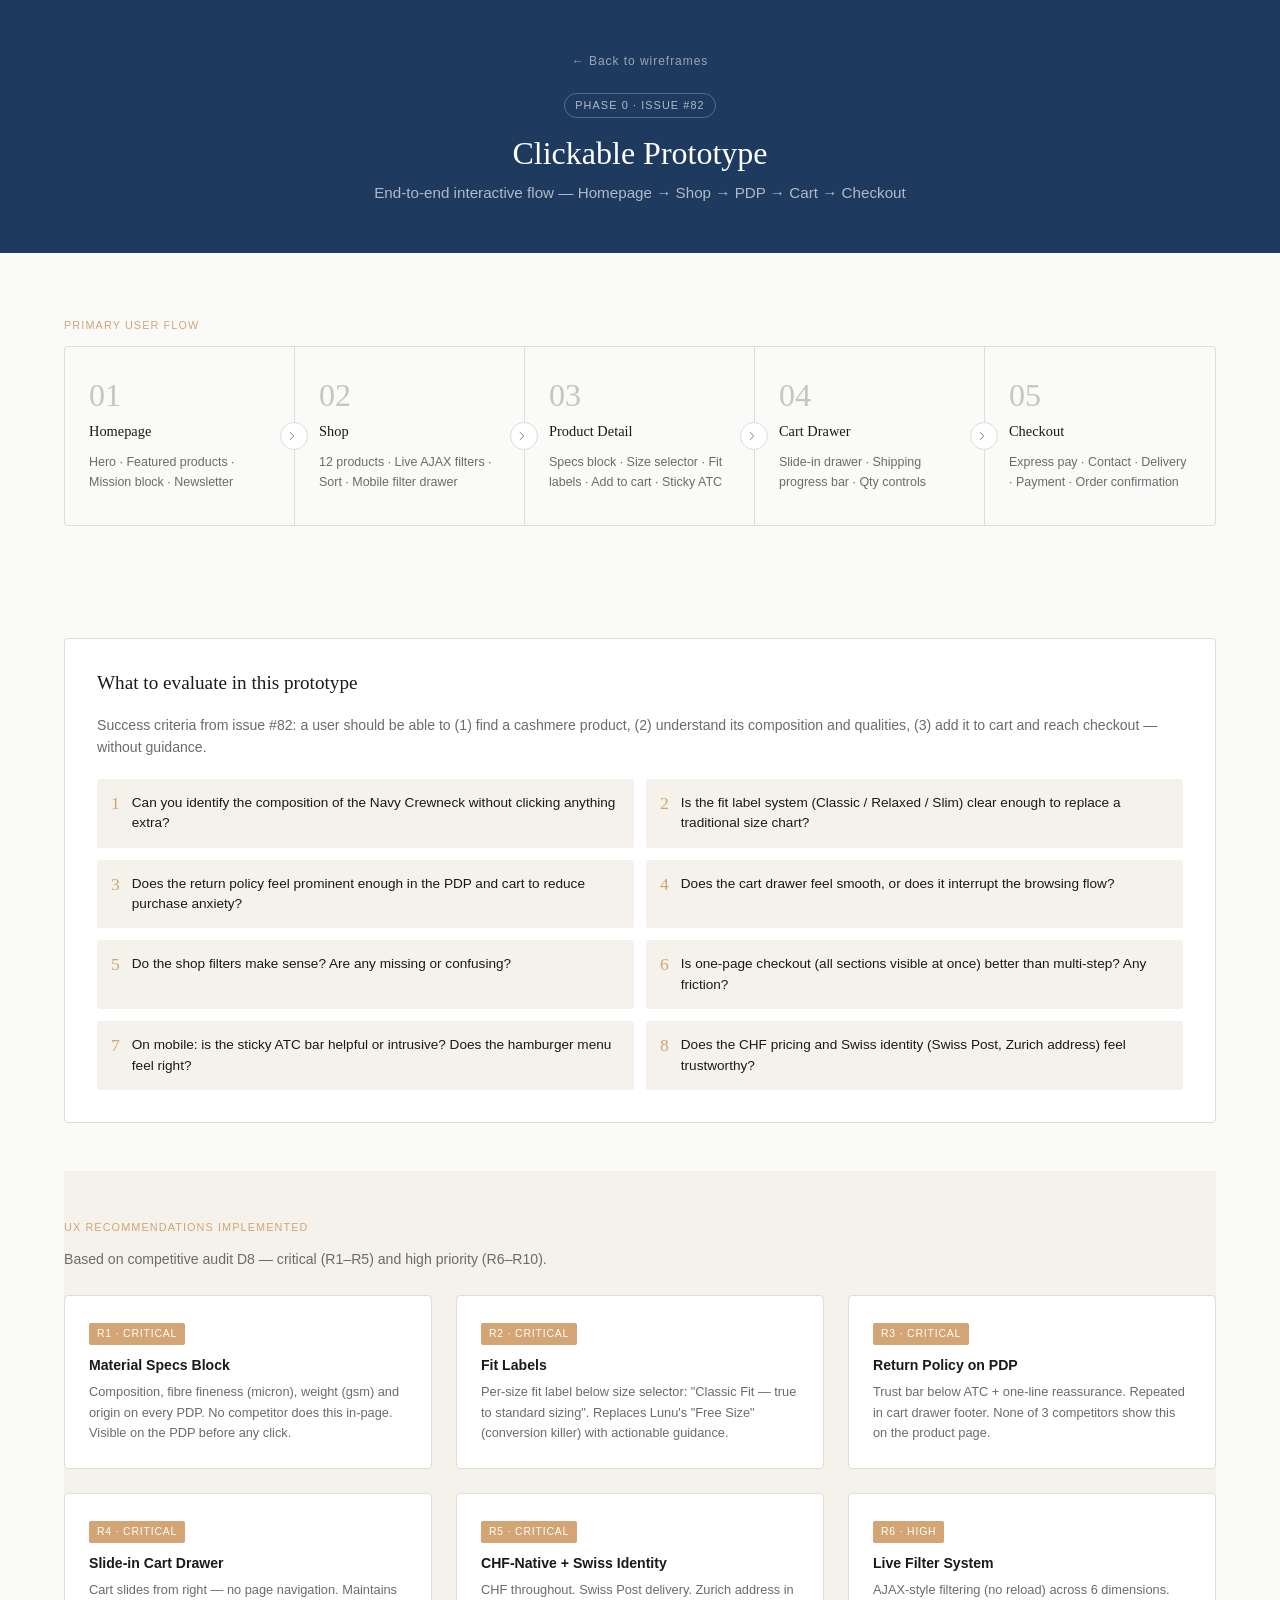
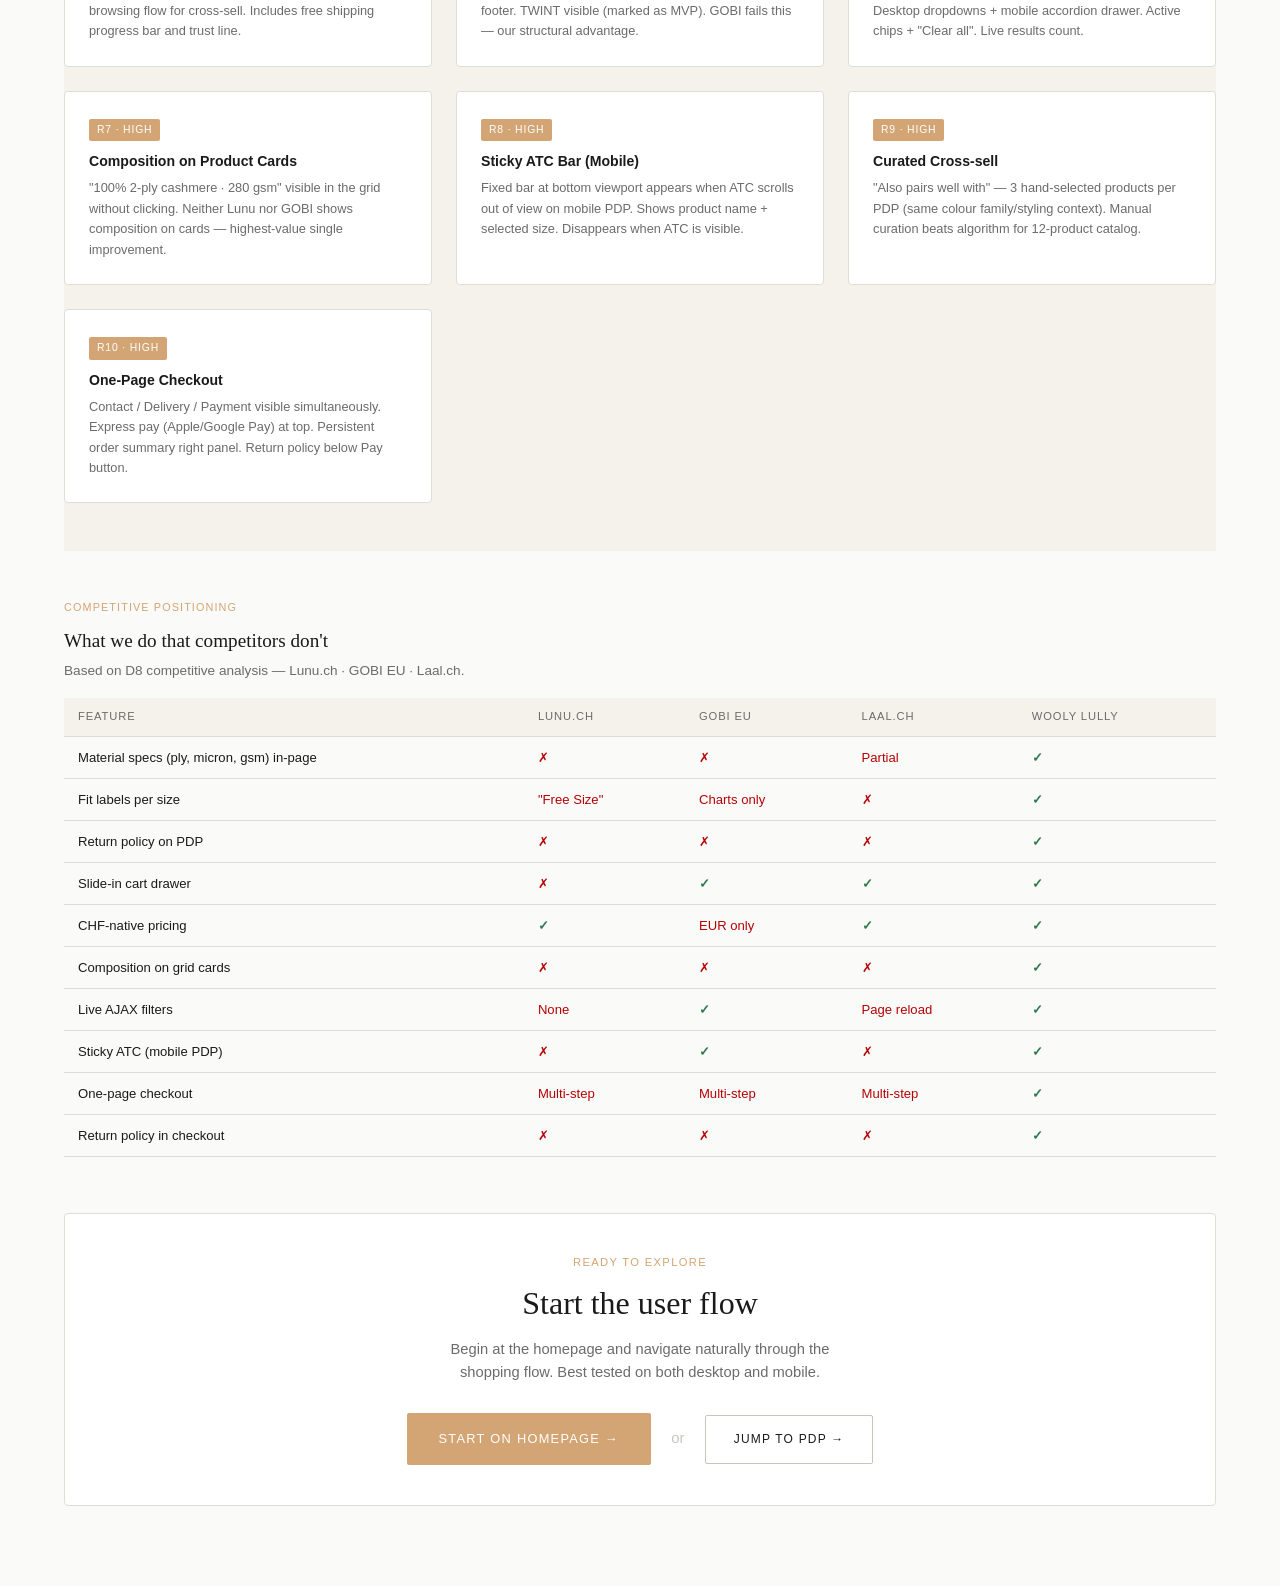
<file: index.html>
<!DOCTYPE html>
<html lang="en">
<head>
  <meta charset="UTF-8">
  <meta name="viewport" content="width=device-width, initial-scale=1.0">
  <title>Wooly Lully — Clickable Prototype</title>
  <link rel="stylesheet" href="style.css">
  <link rel="icon" type="image/png" sizes="32x32" href="assets/logo/favicon.png">

  <style>
    body { background: var(--bg); }
    .back-to-wireframes {
      display: inline-flex;
      align-items: center;
      gap: 6px;
      font-size: 0.75rem;
      letter-spacing: 0.08em;
      color: rgba(255,255,255,0.55);
      text-decoration: none;
      transition: color 0.2s;
    }
    .back-to-wireframes:hover { color: rgba(255,255,255,0.9); }
    .phase-badge {
      display: inline-block;
      padding: 3px 10px;
      border: 1px solid rgba(255,255,255,0.25);
      border-radius: 20px;
      font-size: 0.68rem;
      letter-spacing: 0.1em;
      text-transform: uppercase;
      color: rgba(255,255,255,0.65);
      margin-bottom: 16px;
    }
    .flow-label {
      font-size: 0.68rem;
      letter-spacing: 0.1em;
      text-transform: uppercase;
      color: var(--gold);
      margin-bottom: 12px;
      font-weight: 500;
    }
    .ux-tag-critical { background: #B60205; }
    .ux-tag-high { background: var(--gold); }
    .what-to-test {
      background: var(--bg-white);
      border: 1px solid var(--border);
      border-radius: 4px;
      padding: 32px;
      margin: 48px 0;
    }
    .what-to-test h2 { margin-bottom: 20px; font-size: 1.2rem; }
    .test-list { display: grid; grid-template-columns: 1fr 1fr; gap: 12px; }
    @media (max-width: 640px) { .test-list { grid-template-columns: 1fr; } }
    .test-item {
      display: flex;
      gap: 12px;
      padding: 14px;
      background: var(--bg-beige);
      border-radius: 3px;
      font-size: 0.85rem;
      line-height: 1.5;
    }
    .test-item .num {
      font-family: var(--font-serif);
      font-size: 1.1rem;
      color: var(--gold);
      line-height: 1.2;
      flex-shrink: 0;
    }
    .diff-table { width: 100%; border-collapse: collapse; font-size: 0.82rem; margin-top: 16px; }
    .diff-table th, .diff-table td { padding: 10px 14px; border-bottom: 1px solid var(--border); text-align: left; }
    .diff-table th { font-size: 0.7rem; letter-spacing: 0.08em; text-transform: uppercase; color: var(--text-muted); font-weight: 500; background: var(--bg-beige); }
    .diff-table td:first-child { font-weight: 500; white-space: nowrap; }
    .tick { color: var(--success); font-weight: 600; }
    .cross { color: #B60205; }
  </style>
</head>
<body>

<!-- Proto header -->
<div class="proto-header">
  <div class="container">
    <a href="../wireframes/index.html" class="back-to-wireframes">← Back to wireframes</a>
    <div style="margin-top:20px;">
      <div class="phase-badge">Phase 0 · Issue #82</div>
      <h1>Clickable Prototype</h1>
      <p>End-to-end interactive flow — Homepage → Shop → PDP → Cart → Checkout</p>
    </div>
  </div>
</div>

<main style="padding-bottom:80px;">
  <div class="container">

    <!-- USER FLOW CARDS -->
    <div class="flow-section">
      <div class="flow-label">Primary User Flow</div>
      <div class="flow-cards">
        <a href="homepage.html" class="flow-card">
          <div class="flow-card-num">01</div>
          <h3>Homepage</h3>
          <p>Hero · Featured products · Mission block · Newsletter</p>
          <div class="arrow"><svg class="icon" width="14" height="14" viewBox="0 0 24 24" fill="none" stroke="currentColor" stroke-width="1.5" stroke-linecap="round" stroke-linejoin="round"><polyline points="9 18 15 12 9 6"/></svg></div>
        </a>
        <a href="shop.html" class="flow-card">
          <div class="flow-card-num">02</div>
          <h3>Shop</h3>
          <p>12 products · Live AJAX filters · Sort · Mobile filter drawer</p>
          <div class="arrow"><svg class="icon" width="14" height="14" viewBox="0 0 24 24" fill="none" stroke="currentColor" stroke-width="1.5" stroke-linecap="round" stroke-linejoin="round"><polyline points="9 18 15 12 9 6"/></svg></div>
        </a>
        <a href="pdp.html" class="flow-card">
          <div class="flow-card-num">03</div>
          <h3>Product Detail</h3>
          <p>Specs block · Size selector · Fit labels · Add to cart · Sticky ATC</p>
          <div class="arrow"><svg class="icon" width="14" height="14" viewBox="0 0 24 24" fill="none" stroke="currentColor" stroke-width="1.5" stroke-linecap="round" stroke-linejoin="round"><polyline points="9 18 15 12 9 6"/></svg></div>
        </a>
        <a href="pdp.html" class="flow-card" onclick="event.preventDefault(); window.location.href='pdp.html'; setTimeout(()=>openCart && openCart(), 800)">
          <div class="flow-card-num">04</div>
          <h3>Cart Drawer</h3>
          <p>Slide-in drawer · Shipping progress bar · Qty controls</p>
          <div class="arrow"><svg class="icon" width="14" height="14" viewBox="0 0 24 24" fill="none" stroke="currentColor" stroke-width="1.5" stroke-linecap="round" stroke-linejoin="round"><polyline points="9 18 15 12 9 6"/></svg></div>
        </a>
        <a href="checkout.html" class="flow-card">
          <div class="flow-card-num">05</div>
          <h3>Checkout</h3>
          <p>Express pay · Contact · Delivery · Payment · Order confirmation</p>
        </a>
      </div>
    </div>

    <!-- WHAT TO TEST -->
    <div class="what-to-test">
      <h2>What to evaluate in this prototype</h2>
      <p style="color:var(--text-muted); font-size:0.88rem; margin-bottom:20px;">
        Success criteria from issue #82: a user should be able to (1) find a cashmere product, (2) understand its composition and qualities, (3) add it to cart and reach checkout — without guidance.
      </p>
      <div class="test-list">
        <div class="test-item">
          <div class="num">1</div>
          <div>Can you identify the composition of the Navy Crewneck without clicking anything extra?</div>
        </div>
        <div class="test-item">
          <div class="num">2</div>
          <div>Is the fit label system (Classic / Relaxed / Slim) clear enough to replace a traditional size chart?</div>
        </div>
        <div class="test-item">
          <div class="num">3</div>
          <div>Does the return policy feel prominent enough in the PDP and cart to reduce purchase anxiety?</div>
        </div>
        <div class="test-item">
          <div class="num">4</div>
          <div>Does the cart drawer feel smooth, or does it interrupt the browsing flow?</div>
        </div>
        <div class="test-item">
          <div class="num">5</div>
          <div>Do the shop filters make sense? Are any missing or confusing?</div>
        </div>
        <div class="test-item">
          <div class="num">6</div>
          <div>Is one-page checkout (all sections visible at once) better than multi-step? Any friction?</div>
        </div>
        <div class="test-item">
          <div class="num">7</div>
          <div>On mobile: is the sticky ATC bar helpful or intrusive? Does the hamburger menu feel right?</div>
        </div>
        <div class="test-item">
          <div class="num">8</div>
          <div>Does the CHF pricing and Swiss identity (Swiss Post, Zurich address) feel trustworthy?</div>
        </div>
      </div>
    </div>

    <!-- UX DIFFERENTIATORS IMPLEMENTED -->
    <div class="ux-notes">
      <div style="margin-bottom:24px;">
        <div class="flow-label">UX Recommendations implemented</div>
        <p style="font-size:0.88rem; color:var(--text-muted);">Based on competitive audit D8 — critical (R1–R5) and high priority (R6–R10).</p>
      </div>
      <div class="ux-grid">
        <div class="ux-card">
          <span class="tag ux-tag-critical">R1 · Critical</span>
          <h4>Material Specs Block</h4>
          <p>Composition, fibre fineness (micron), weight (gsm) and origin on every PDP. No competitor does this in-page. Visible on the PDP before any click.</p>
        </div>
        <div class="ux-card">
          <span class="tag ux-tag-critical">R2 · Critical</span>
          <h4>Fit Labels</h4>
          <p>Per-size fit label below size selector: "Classic Fit — true to standard sizing". Replaces Lunu's "Free Size" (conversion killer) with actionable guidance.</p>
        </div>
        <div class="ux-card">
          <span class="tag ux-tag-critical">R3 · Critical</span>
          <h4>Return Policy on PDP</h4>
          <p>Trust bar below ATC + one-line reassurance. Repeated in cart drawer footer. None of 3 competitors show this on the product page.</p>
        </div>
        <div class="ux-card">
          <span class="tag ux-tag-critical">R4 · Critical</span>
          <h4>Slide-in Cart Drawer</h4>
          <p>Cart slides from right — no page navigation. Maintains browsing flow for cross-sell. Includes free shipping progress bar and trust line.</p>
        </div>
        <div class="ux-card">
          <span class="tag ux-tag-critical">R5 · Critical</span>
          <h4>CHF-Native + Swiss Identity</h4>
          <p>CHF throughout. Swiss Post delivery. Zurich address in footer. TWINT visible (marked as MVP). GOBI fails this — our structural advantage.</p>
        </div>
        <div class="ux-card">
          <span class="tag ux-tag-high">R6 · High</span>
          <h4>Live Filter System</h4>
          <p>AJAX-style filtering (no reload) across 6 dimensions. Desktop dropdowns + mobile accordion drawer. Active chips + "Clear all". Live results count.</p>
        </div>
        <div class="ux-card">
          <span class="tag ux-tag-high">R7 · High</span>
          <h4>Composition on Product Cards</h4>
          <p>"100% 2-ply cashmere · 280 gsm" visible in the grid without clicking. Neither Lunu nor GOBI shows composition on cards — highest-value single improvement.</p>
        </div>
        <div class="ux-card">
          <span class="tag ux-tag-high">R8 · High</span>
          <h4>Sticky ATC Bar (Mobile)</h4>
          <p>Fixed bar at bottom viewport appears when ATC scrolls out of view on mobile PDP. Shows product name + selected size. Disappears when ATC is visible.</p>
        </div>
        <div class="ux-card">
          <span class="tag ux-tag-high">R9 · High</span>
          <h4>Curated Cross-sell</h4>
          <p>"Also pairs well with" — 3 hand-selected products per PDP (same colour family/styling context). Manual curation beats algorithm for 12-product catalog.</p>
        </div>
        <div class="ux-card">
          <span class="tag ux-tag-high">R10 · High</span>
          <h4>One-Page Checkout</h4>
          <p>Contact / Delivery / Payment visible simultaneously. Express pay (Apple/Google Pay) at top. Persistent order summary right panel. Return policy below Pay button.</p>
        </div>
      </div>
    </div>

    <!-- VS COMPETITORS TABLE -->
    <div style="margin-top: 48px;">
      <div class="flow-label">Competitive positioning</div>
      <h2 style="margin-bottom:8px; font-size:1.2rem;">What we do that competitors don't</h2>
      <p style="font-size:0.85rem; color:var(--text-muted); margin-bottom:4px;">
        Based on D8 competitive analysis — Lunu.ch · GOBI EU · Laal.ch.
      </p>
      <table class="diff-table">
        <thead>
          <tr>
            <th>Feature</th>
            <th>Lunu.ch</th>
            <th>GOBI EU</th>
            <th>Laal.ch</th>
            <th>Wooly Lully</th>
          </tr>
        </thead>
        <tbody>
          <tr>
            <td>Material specs (ply, micron, gsm) in-page</td>
            <td class="cross">✗</td>
            <td class="cross">✗</td>
            <td class="cross">Partial</td>
            <td class="tick">✓</td>
          </tr>
          <tr>
            <td>Fit labels per size</td>
            <td class="cross">"Free Size"</td>
            <td class="cross">Charts only</td>
            <td class="cross">✗</td>
            <td class="tick">✓</td>
          </tr>
          <tr>
            <td>Return policy on PDP</td>
            <td class="cross">✗</td>
            <td class="cross">✗</td>
            <td class="cross">✗</td>
            <td class="tick">✓</td>
          </tr>
          <tr>
            <td>Slide-in cart drawer</td>
            <td class="cross">✗</td>
            <td class="tick">✓</td>
            <td class="tick">✓</td>
            <td class="tick">✓</td>
          </tr>
          <tr>
            <td>CHF-native pricing</td>
            <td class="tick">✓</td>
            <td class="cross">EUR only</td>
            <td class="tick">✓</td>
            <td class="tick">✓</td>
          </tr>
          <tr>
            <td>Composition on grid cards</td>
            <td class="cross">✗</td>
            <td class="cross">✗</td>
            <td class="cross">✗</td>
            <td class="tick">✓</td>
          </tr>
          <tr>
            <td>Live AJAX filters</td>
            <td class="cross">None</td>
            <td class="tick">✓</td>
            <td class="cross">Page reload</td>
            <td class="tick">✓</td>
          </tr>
          <tr>
            <td>Sticky ATC (mobile PDP)</td>
            <td class="cross">✗</td>
            <td class="tick">✓</td>
            <td class="cross">✗</td>
            <td class="tick">✓</td>
          </tr>
          <tr>
            <td>One-page checkout</td>
            <td class="cross">Multi-step</td>
            <td class="cross">Multi-step</td>
            <td class="cross">Multi-step</td>
            <td class="tick">✓</td>
          </tr>
          <tr>
            <td>Return policy in checkout</td>
            <td class="cross">✗</td>
            <td class="cross">✗</td>
            <td class="cross">✗</td>
            <td class="tick">✓</td>
          </tr>
        </tbody>
      </table>
    </div>

    <!-- Start flow CTA -->
    <div style="text-align:center; margin-top:56px; padding: 40px; background:var(--bg-white); border:1px solid var(--border); border-radius:4px;">
      <p class="label-caps" style="color:var(--gold); margin-bottom:12px;">Ready to explore</p>
      <h2 style="margin-bottom:16px;">Start the user flow</h2>
      <p style="color:var(--text-muted); margin-bottom:28px; font-size:0.92rem; max-width:400px; margin-left:auto; margin-right:auto;">
        Begin at the homepage and navigate naturally through the shopping flow. Best tested on both desktop and mobile.
      </p>
      <a href="homepage.html" class="btn btn-primary btn--lg">Start on Homepage →</a>
      <span style="margin:0 16px; color:var(--border-dark)">or</span>
      <a href="pdp.html" class="btn btn-secondary">Jump to PDP →</a>
    </div>

  </div><!-- /container -->
</main>

<script src="app.js"></script>
</body>
</html>
</file>
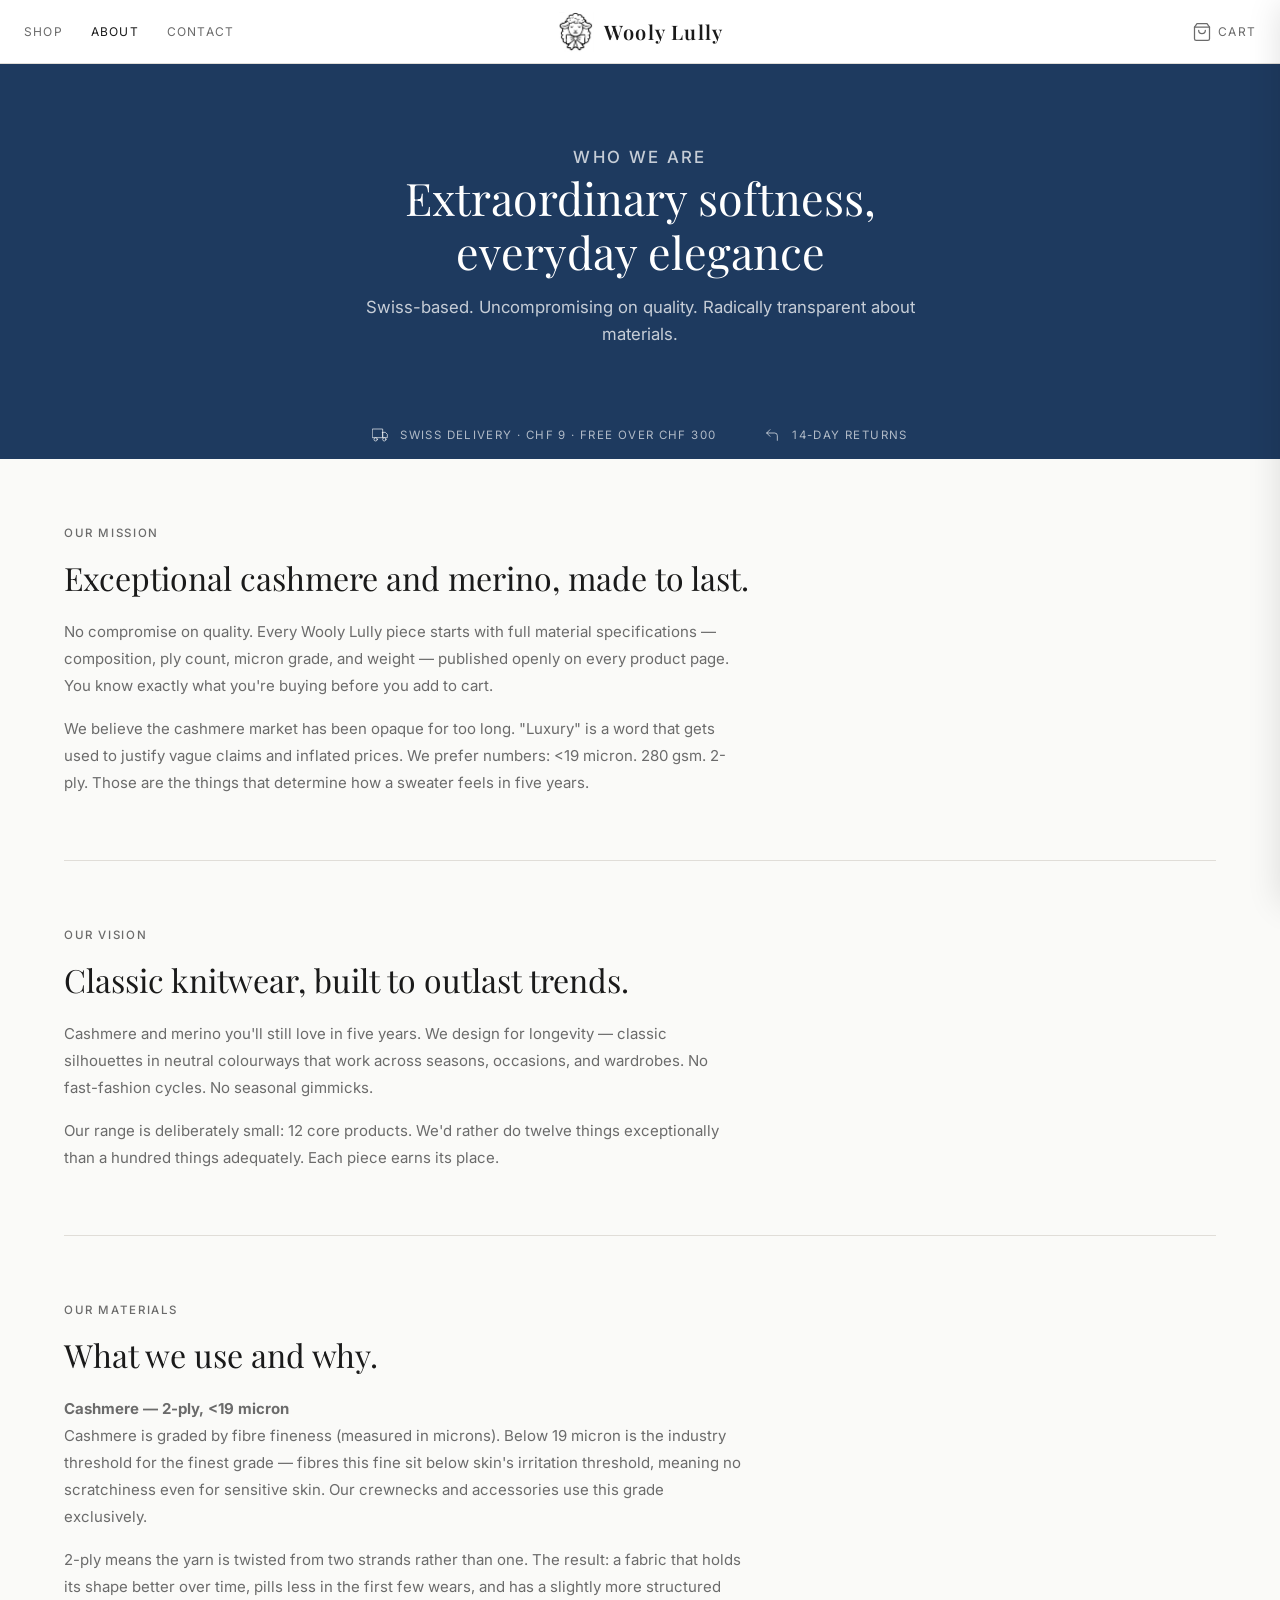
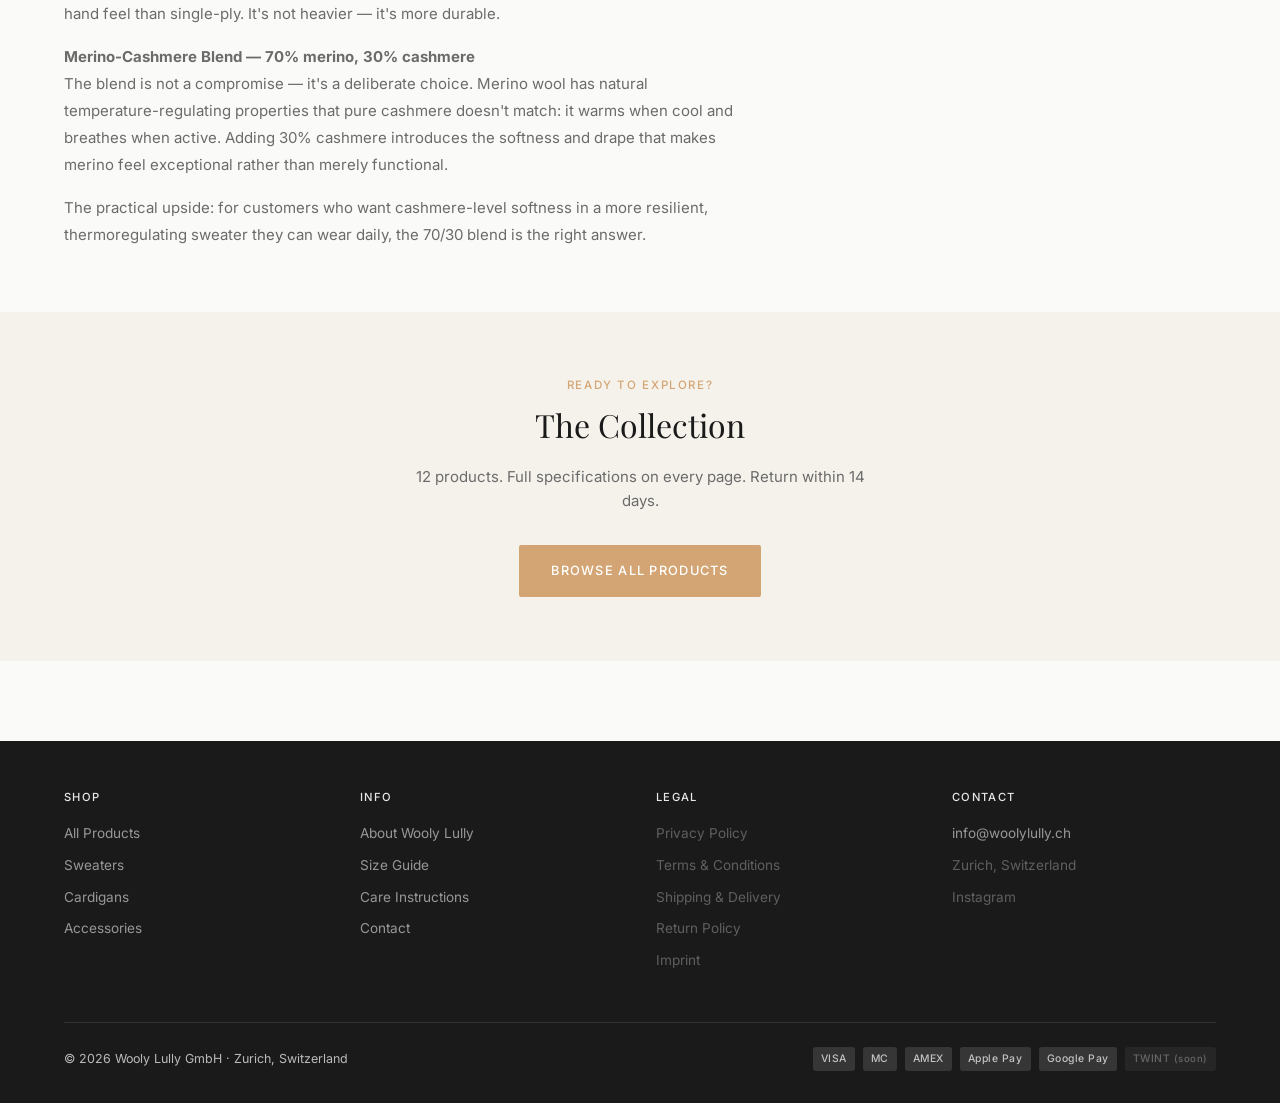
<file: about.html>
<!DOCTYPE html>
<html lang="en">
<head>
  <meta charset="UTF-8">
  <meta name="viewport" content="width=device-width, initial-scale=1.0">
  <title>About — Wooly Lully</title>
  <link rel="preconnect" href="https://fonts.googleapis.com">
  <link rel="preconnect" href="https://fonts.gstatic.com" crossorigin>
  <link href="https://fonts.googleapis.com/css2?family=Inter:wght@300;400;500;600&family=Playfair+Display:wght@400;600;700&display=swap" rel="stylesheet">
  <link rel="stylesheet" href="style.css">
  <link rel="icon" type="image/png" sizes="32x32" href="assets/logo/favicon.png">

</head>
<body>

<!-- ===== HEADER ===== -->
<header class="site-header">
  <div class="header-inner">
    <nav class="header-nav">
      <a href="shop.html">Shop</a>
      <a href="about.html" class="active">About</a>
      <a href="mailto:info@woolylully.ch">Contact</a>
    </nav>
    <a href="homepage.html" class="header-logo"><img src="assets/logo/wooly_lully_logo.png" alt="Wooly Lully" height="40"><span class="logo-wordmark">Wooly Lully</span></a>
    <div class="header-actions">
      <button class="cart-btn" id="open-cart" aria-label="Open cart">
        <svg width="20" height="20" viewBox="0 0 24 24" fill="none" stroke="currentColor" stroke-width="1.5" stroke-linecap="round" stroke-linejoin="round"><path d="M6 2L3 6v14a2 2 0 002 2h14a2 2 0 002-2V6l-3-4z"/><line x1="3" y1="6" x2="21" y2="6"/><path d="M16 10a4 4 0 01-8 0"/></svg>
        Cart
        <span class="cart-badge"></span>
      </button>
      <button class="hamburger" id="hamburger" aria-label="Menu">
        <span></span><span></span><span></span>
      </button>
    </div>
  </div>
</header>

<!-- Mobile nav -->
<div class="nav-overlay" id="nav-overlay"></div>
<nav class="nav-drawer" id="nav-drawer">
  <div class="nav-drawer-header">
    <span>Menu</span>
    <button class="icon-btn" id="nav-close"><svg class="icon" width="16" height="16" viewBox="0 0 24 24" fill="none" stroke="currentColor" stroke-width="1.5" stroke-linecap="round" stroke-linejoin="round"><line x1="18" y1="6" x2="6" y2="18"/><line x1="6" y1="6" x2="18" y2="18"/></svg></button>
  </div>
  <div class="nav-drawer-links">
    <a href="shop.html">Shop <svg class="icon" width="14" height="14" viewBox="0 0 24 24" fill="none" stroke="currentColor" stroke-width="1.5" stroke-linecap="round" stroke-linejoin="round"><polyline points="9 18 15 12 9 6"/></svg></a>
    <a href="about.html">About <svg class="icon" width="14" height="14" viewBox="0 0 24 24" fill="none" stroke="currentColor" stroke-width="1.5" stroke-linecap="round" stroke-linejoin="round"><polyline points="9 18 15 12 9 6"/></svg></a>
    <a href="mailto:info@woolylully.ch">Contact <svg class="icon" width="14" height="14" viewBox="0 0 24 24" fill="none" stroke="currentColor" stroke-width="1.5" stroke-linecap="round" stroke-linejoin="round"><polyline points="9 18 15 12 9 6"/></svg></a>
  </div>
  <div class="nav-drawer-footer">
    <a href="pdp.html">Size Guide</a>
    <a href="pdp.html">Care Instructions</a>
  </div>
</nav>

<!-- ===== PAGE BODY ===== -->
<main class="page-body">

  <!-- HERO -->
  <div class="about-hero">
    <div class="container">
      <p class="about-eyebrow">Who we are</p>
      <h1>Extraordinary softness,<br>everyday elegance</h1>
      <p>Swiss-based. Uncompromising on quality. Radically transparent about materials.</p>
    </div>
  </div>

  <!-- BRAND STRIP -->
  <div class="brand-strip">
    <div class="brand-strip-inner">
      <span><svg class="icon" width="16" height="16" viewBox="0 0 24 24" fill="none" stroke="currentColor" stroke-width="1.5" stroke-linecap="round" stroke-linejoin="round"><path d="M1 3h15v13H1z"/><path d="M16 8h4l3 3v5h-7V8z"/><circle cx="5.5" cy="18.5" r="2.5"/><circle cx="18.5" cy="18.5" r="2.5"/></svg> Swiss delivery · CHF 9 · free over CHF 300</span>
      <span><svg class="icon" width="16" height="16" viewBox="0 0 24 24" fill="none" stroke="currentColor" stroke-width="1.5" stroke-linecap="round" stroke-linejoin="round"><polyline points="9 14 4 9 9 4"/><path d="M20 20v-7a4 4 0 00-4-4H4"/></svg> 14-day returns</span>
    </div>
  </div>

  <div class="container">

    <!-- MISSION -->
    <div class="about-section">
      <p class="about-eyebrow">Our Mission</p>
      <h2>Exceptional cashmere and merino, made to last.</h2>
      <p>No compromise on quality. Every Wooly Lully piece starts with full material specifications — composition, ply count, micron grade, and weight — published openly on every product page. You know exactly what you're buying before you add to cart.</p>
      <p>We believe the cashmere market has been opaque for too long. "Luxury" is a word that gets used to justify vague claims and inflated prices. We prefer numbers: &lt;19 micron. 280 gsm. 2-ply. Those are the things that determine how a sweater feels in five years.</p>
    </div>

    <!-- VISION -->
    <div class="about-section">
      <p class="about-eyebrow">Our Vision</p>
      <h2>Classic knitwear, built to outlast trends.</h2>
      <p>Cashmere and merino you'll still love in five years. We design for longevity — classic silhouettes in neutral colourways that work across seasons, occasions, and wardrobes. No fast-fashion cycles. No seasonal gimmicks.</p>
      <p>Our range is deliberately small: 12 core products. We'd rather do twelve things exceptionally than a hundred things adequately. Each piece earns its place.</p>
    </div>

    <!-- OUR MATERIALS -->
    <div class="about-section">
      <p class="about-eyebrow">Our Materials</p>
      <h2>What we use and why.</h2>

      <p><strong>Cashmere — 2-ply, &lt;19 micron</strong><br>
      Cashmere is graded by fibre fineness (measured in microns). Below 19 micron is the industry threshold for the finest grade — fibres this fine sit below skin's irritation threshold, meaning no scratchiness even for sensitive skin. Our crewnecks and accessories use this grade exclusively.</p>

      <p>2-ply means the yarn is twisted from two strands rather than one. The result: a fabric that holds its shape better over time, pills less in the first few wears, and has a slightly more structured hand feel than single-ply. It's not heavier — it's more durable.</p>

      <p><strong>Merino-Cashmere Blend — 70% merino, 30% cashmere</strong><br>
      The blend is not a compromise — it's a deliberate choice. Merino wool has natural temperature-regulating properties that pure cashmere doesn't match: it warms when cool and breathes when active. Adding 30% cashmere introduces the softness and drape that makes merino feel exceptional rather than merely functional.</p>

      <p>The practical upside: for customers who want cashmere-level softness in a more resilient, thermoregulating sweater they can wear daily, the 70/30 blend is the right answer.</p>
    </div>

  </div><!-- /container -->

  <!-- CTA -->
  <div style="text-align:center; padding:64px 0; background:var(--bg-beige);">
    <p class="about-eyebrow" style="margin-bottom:12px;">Ready to explore?</p>
    <h2 style="margin-bottom:20px;">The Collection</h2>
    <p style="color:var(--text-muted); max-width:480px; margin:0 auto 32px;">12 products. Full specifications on every page. Return within 14 days.</p>
    <a href="shop.html" class="btn btn-primary btn--lg">Browse All Products</a>
  </div>

</main>

<!-- ===== FOOTER ===== -->
<footer class="site-footer">
  <div class="container">
    <div class="footer-grid">
      <div class="footer-col">
        <h5>Shop</h5>
        <a href="shop.html">All Products</a>
        <a href="shop.html">Sweaters</a>
        <a href="shop.html">Cardigans</a>
        <a href="shop.html">Accessories</a>
      </div>
      <div class="footer-col">
        <h5>Info</h5>
        <a href="about.html">About Wooly Lully</a>
        <a href="pdp.html#size-guide" onclick="event.preventDefault(); window.location.href='pdp.html'; setTimeout(()=>{document.getElementById('size-guide-modal')?.classList.add('open')},500);">Size Guide</a>
        <a href="pdp.html">Care Instructions</a>
        <a href="mailto:info@woolylully.ch">Contact</a>
      </div>
      <div class="footer-col">
        <h5>Legal</h5>
        <span class="footer-link-disabled">Privacy Policy</span>
        <span class="footer-link-disabled">Terms &amp; Conditions</span>
        <span class="footer-link-disabled">Shipping &amp; Delivery</span>
        <span class="footer-link-disabled">Return Policy</span>
        <span class="footer-link-disabled">Imprint</span>
      </div>
      <div class="footer-col">
        <h5>Contact</h5>
        <a href="mailto:info@woolylully.ch">info@woolylully.ch</a>
        <span>Zurich, Switzerland</span>
        <span class="footer-link-disabled">Instagram</span>
      </div>
    </div>
    <div class="footer-bottom">
      <p>© 2026 Wooly Lully GmbH · Zurich, Switzerland</p>
      <div class="payment-icons">
        <span class="payment-icon">VISA</span>
        <span class="payment-icon">MC</span>
        <span class="payment-icon">AMEX</span>
        <span class="payment-icon">Apple Pay</span>
        <span class="payment-icon">Google Pay</span>
        <span class="payment-icon" style="opacity:0.45">TWINT <span style="font-size:0.6rem">(soon)</span></span>
      </div>
    </div>
  </div>
</footer>

<!-- ===== CART DRAWER ===== -->
<div class="cart-overlay" id="cart-overlay"></div>
<aside class="cart-drawer" id="cart-drawer" role="dialog" aria-label="Shopping cart">
  <div class="cart-drawer-header">
    <h3>Your Cart</h3>
    <button class="icon-btn" id="cart-close" aria-label="Close cart"><svg class="icon" width="16" height="16" viewBox="0 0 24 24" fill="none" stroke="currentColor" stroke-width="1.5" stroke-linecap="round" stroke-linejoin="round"><line x1="18" y1="6" x2="6" y2="18"/><line x1="6" y1="6" x2="18" y2="18"/></svg></button>
  </div>
  <div class="shipping-progress" id="shipping-progress">
    <p>Add <strong>CHF 300</strong> more for free delivery</p>
    <div class="progress-bar"><div class="progress-bar-fill" style="width:0%"></div></div>
  </div>
  <div id="cart-items-list" class="cart-items"></div>
  <div class="cart-empty" id="cart-empty">
    <svg width="48" height="48" viewBox="0 0 24 24" fill="none" stroke="currentColor" stroke-width="1" stroke-linecap="round" style="color:var(--border-dark)"><path d="M6 2L3 6v14a2 2 0 002 2h14a2 2 0 002-2V6l-3-4z"/><line x1="3" y1="6" x2="21" y2="6"/></svg>
    <p>Your cart is empty.</p>
    <a href="shop.html" class="btn btn-secondary" onclick="closeCart()">Browse Collection</a>
  </div>
  <div class="cart-footer" id="cart-footer" style="display:none">
    <div class="cart-totals">
      <div class="row"><span>Subtotal</span><span id="cart-subtotal">CHF 0</span></div>
      <div class="row"><span>Delivery</span><span id="cart-shipping">CHF 9</span></div>
      <div class="row total"><span>Total</span><span id="cart-total">CHF 0</span></div>
      <p style="font-size:0.72rem; color:var(--text-light); margin-top:4px; text-align:right;">Includes <span id="cart-vat">—</span> VAT (8.1%)</p>
    </div>
    <button class="btn btn-primary btn--full btn--lg" id="cart-checkout-btn">CHECKOUT →</button>
    <button class="btn btn-secondary btn--full" style="margin-top:8px" onclick="closeCart()">Continue Shopping</button>
    <p class="cart-trust"><svg class="icon" width="16" height="16" viewBox="0 0 24 24" fill="none" stroke="currentColor" stroke-width="1.5" stroke-linecap="round" stroke-linejoin="round"><polyline points="9 14 4 9 9 4"/><path d="M20 20v-7a4 4 0 00-4-4H4"/></svg> 14-day return &nbsp;·&nbsp; <svg class="icon" width="16" height="16" viewBox="0 0 24 24" fill="none" stroke="currentColor" stroke-width="1.5" stroke-linecap="round" stroke-linejoin="round"><path d="M12 22s8-4 8-10V5l-8-3-8 3v7c0 6 8 10 8 10z"/><polyline points="9 12 11 14 15 10"/></svg> Secure checkout</p>
  </div>
</aside>

<script src="app.js"></script>
</body>
</html>
</file>
<file: style.css>
/* ============================================================
   WOLLY LULLY — Clickable Prototype Styles
   Shared across all prototype pages
   ============================================================ */

/* --- Reset & Variables --- */
*, *::before, *::after { box-sizing: border-box; margin: 0; padding: 0; }

/* --- Inline SVG Icons --- */
.icon, .care-icon {
  display: inline-block;
  vertical-align: middle;
  flex-shrink: 0;
}
.care-icon { margin-right: 6px; }
.icon { margin-right: 4px; }

:root {
  --bg:        #FAFAF8;
  --bg-beige:  #F5F2EC;
  --bg-white:  #FFFFFF;
  --text:      #1A1A1A;
  --text-muted:#6B6B6B;
  --text-light:#9B9B9B;
  --gold:      #D4A574;
  --gold-dark: #B8924A;
  --border:    #E0DDD8;
  --border-dark:#C8C4BE;
  --navy:      #1E3A5F;
  --success:   #2D7A4F;
  --radius:    2px;
  --shadow:    0 2px 16px rgba(0,0,0,0.08);
  --shadow-lg: 0 4px 32px rgba(0,0,0,0.12);
  --transition: 0.22s ease;
  --font-serif: 'Playfair Display', Georgia, 'Times New Roman', serif;
  --font-sans:  'Inter', -apple-system, BlinkMacSystemFont, 'Segoe UI', sans-serif;
  --header-h:  64px;
}

html { scroll-behavior: smooth; }

body {
  font-family: var(--font-sans);
  background: var(--bg);
  color: var(--text);
  font-size: 15px;
  line-height: 1.6;
  -webkit-font-smoothing: antialiased;
}

a { color: inherit; text-decoration: none; }
img { display: block; max-width: 100%; }
button { cursor: pointer; border: none; background: none; font-family: inherit; }
input, select, textarea { font-family: inherit; }
ul { list-style: none; }

/* --- Typography --- */
h1, h2, h3, h4 {
  font-family: var(--font-serif);
  font-weight: normal;
  line-height: 1.2;
}
h1 { font-size: clamp(1.8rem, 4vw, 2.8rem); }
h2 { font-size: clamp(1.4rem, 3vw, 2rem); }
h3 { font-size: 1.2rem; }
h4 { font-size: 1rem; }

.label-caps {
  font-size: 0.7rem;
  letter-spacing: 0.12em;
  text-transform: uppercase;
  font-weight: 500;
}

/* --- Layout --- */
.container { max-width: 1200px; margin: 0 auto; padding: 0 24px; }
.container--narrow { max-width: 860px; }

/* ============================================================
   HEADER
   ============================================================ */
.site-header {
  position: fixed;
  top: 0; left: 0; right: 0;
  height: var(--header-h);
  background: var(--bg-white);
  border-bottom: 1px solid var(--border);
  z-index: 100;
  transition: box-shadow var(--transition);
}
.site-header.scrolled { box-shadow: 0 2px 12px rgba(0,0,0,0.06); }

.header-inner {
  display: grid;
  grid-template-columns: 1fr auto 1fr;
  align-items: center;
  height: 100%;
  padding: 0 24px;
}

.header-nav { display: flex; gap: 28px; }
.header-nav a {
  font-size: 0.75rem;
  letter-spacing: 0.1em;
  text-transform: uppercase;
  color: var(--text-muted);
  transition: color var(--transition);
}
.header-nav a:hover, .header-nav a.active { color: var(--text); }

.header-logo {
  text-align: center;
  font-family: var(--font-serif);
  font-size: 1.25rem;
  letter-spacing: 0.08em;
  color: var(--text);
  display: flex;
  align-items: center;
  justify-content: center;
}
.header-logo img {
  height: 40px;
  width: auto;
}
.logo-wordmark {
  font-family: var(--font-serif);
  font-size: 1.25rem;
  font-weight: 600;
  letter-spacing: 0.06em;
  color: var(--text);
  margin-left: 10px;
}

.header-actions {
  display: flex;
  justify-content: flex-end;
  align-items: center;
  gap: 16px;
}

.cart-btn {
  position: relative;
  display: flex;
  align-items: center;
  gap: 6px;
  padding: 6px 0;
  font-size: 0.75rem;
  letter-spacing: 0.1em;
  text-transform: uppercase;
  color: var(--text-muted);
  transition: color var(--transition);
}
.cart-btn:hover { color: var(--text); }

.cart-badge {
  display: none;
  position: absolute;
  top: -2px; right: -10px;
  min-width: 18px; height: 18px;
  background: var(--text);
  color: #fff;
  border-radius: 50%;
  font-size: 0.65rem;
  font-weight: 600;
  align-items: center;
  justify-content: center;
}
.cart-badge.visible { display: flex; }

/* Hamburger (mobile only) */
.hamburger {
  display: none;
  flex-direction: column;
  gap: 5px;
  padding: 8px;
  min-width: 44px;
  min-height: 44px;
  align-items: center;
  justify-content: center;
}
.hamburger span {
  display: block;
  width: 22px;
  height: 2px;
  background: var(--text);
  transition: var(--transition);
}

/* Page offset for fixed header */
.page-body { padding-top: var(--header-h); }

/* ============================================================
   MOBILE NAVIGATION DRAWER
   ============================================================ */
.nav-overlay {
  display: none;
  position: fixed;
  inset: 0;
  background: rgba(0,0,0,0.4);
  z-index: 200;
  opacity: 0;
  transition: opacity var(--transition);
}
.nav-overlay.open { display: block; opacity: 1; }

.nav-drawer {
  position: fixed;
  top: 0; right: 0;
  width: 260px;
  height: 100%;
  background: var(--bg-white);
  z-index: 201;
  transform: translateX(100%);
  transition: transform 0.3s ease;
  display: flex;
  flex-direction: column;
}
.nav-drawer.open { transform: translateX(0); }

.nav-drawer-header {
  display: flex;
  justify-content: space-between;
  align-items: center;
  padding: 20px 24px;
  border-bottom: 1px solid var(--border);
}
.nav-drawer-header span {
  font-size: 0.7rem;
  letter-spacing: 0.12em;
  text-transform: uppercase;
  font-weight: 500;
}

.nav-drawer-links {
  flex: 1;
  padding: 16px 0;
}
.nav-drawer-links a {
  display: flex;
  justify-content: space-between;
  align-items: center;
  padding: 14px 24px;
  font-size: 1.05rem;
  font-family: var(--font-serif);
  color: var(--text);
  border-bottom: 1px solid var(--border);
  transition: background var(--transition);
  min-height: 44px;
}
.nav-drawer-links a:hover { background: var(--bg-beige); }

.nav-drawer-footer {
  padding: 20px 24px;
  border-top: 1px solid var(--border);
  display: flex;
  flex-direction: column;
  gap: 12px;
}
.nav-drawer-footer a {
  font-size: 0.8rem;
  color: var(--text-muted);
  transition: color var(--transition);
}
.nav-drawer-footer a:hover { color: var(--text); }

/* ============================================================
   BUTTONS
   ============================================================ */
.btn {
  display: inline-flex;
  align-items: center;
  justify-content: center;
  padding: 14px 28px;
  font-size: 0.75rem;
  letter-spacing: 0.1em;
  text-transform: uppercase;
  font-weight: 500;
  border-radius: var(--radius);
  transition: all var(--transition);
  min-height: 48px;
  cursor: pointer;
  border: none;
  font-family: var(--font-sans);
}

.btn-primary {
  background: var(--gold);
  color: #fff;
}
.btn-primary:hover { background: var(--gold-dark); }

.hero-cta {
  padding: 18px 48px;
  font-size: 0.88rem;
  letter-spacing: 0.14em;
  box-shadow: 0 4px 24px rgba(212,165,116,0.4);
}
.hero-cta:hover {
  box-shadow: 0 6px 32px rgba(212,165,116,0.55);
  transform: translateY(-1px);
}

.btn-secondary {
  background: transparent;
  color: var(--text);
  border: 1px solid var(--border-dark);
}
.btn-secondary:hover { border-color: var(--text); }

.btn-dark {
  background: var(--text);
  color: #fff;
}
.btn-dark:hover { background: #333; }

.btn-outline-gold {
  background: transparent;
  color: var(--gold);
  border: 1px solid var(--gold);
}
.btn-outline-gold:hover { background: var(--gold); color: #fff; }

.btn--full { width: 100%; }
.btn--lg { padding: 16px 32px; font-size: 0.8rem; }

/* Icon buttons */
.icon-btn {
  display: flex;
  align-items: center;
  justify-content: center;
  width: 36px;
  height: 36px;
  border-radius: 50%;
  transition: background var(--transition);
  min-width: 44px;
  min-height: 44px;
}
.icon-btn:hover { background: var(--bg-beige); }

/* ============================================================
   BREADCRUMB
   ============================================================ */
.breadcrumb {
  display: flex;
  gap: 8px;
  align-items: center;
  padding: 16px 0;
  font-size: 0.8rem;
  color: var(--text-muted);
}
.breadcrumb a { transition: color var(--transition); }
.breadcrumb a:hover { color: var(--text); }
.breadcrumb .sep { color: var(--border-dark); }
.breadcrumb .current { color: var(--text); }

/* ============================================================
   PRODUCT CARDS
   ============================================================ */
.product-card {
  display: flex;
  flex-direction: column;
  background: var(--bg-white);
  border: 1px solid var(--border);
  border-radius: var(--radius);
  overflow: hidden;
  transition: box-shadow var(--transition), transform var(--transition);
  cursor: pointer;
}
.product-card:hover {
  box-shadow: var(--shadow);
  transform: translateY(-2px);
}

.product-card__image {
  aspect-ratio: 3/4;
  overflow: hidden;
  position: relative;
}
.product-card__image .img-placeholder {
  width: 100%;
  height: 100%;
  display: flex;
  align-items: center;
  justify-content: center;
  font-size: 0.7rem;
  color: rgba(255,255,255,0.7);
  letter-spacing: 0.08em;
  text-transform: uppercase;
  transition: transform 0.4s ease;
}
.product-card:hover .img-placeholder { transform: scale(1.04); }

.product-card__body {
  padding: 14px 16px 16px;
  display: flex;
  flex-direction: column;
  gap: 4px;
  flex: 1;
}
.product-card__name {
  font-family: var(--font-serif);
  font-size: 0.95rem;
  line-height: 1.3;
}
.product-card__composition {
  font-size: 0.78rem;
  color: var(--text-muted);
}
.product-card__fit {
  font-size: 0.72rem;
  color: var(--text-light);
  font-style: italic;
}
.product-card__price {
  margin-top: 8px;
  font-size: 0.9rem;
  font-weight: 500;
  color: var(--text);
}
.product-card__cta {
  margin-top: 12px;
  padding: 10px;
  font-size: 0.7rem;
  letter-spacing: 0.1em;
  text-transform: uppercase;
  text-align: center;
  background: transparent;
  border: 1px solid var(--border);
  color: var(--text-muted);
  border-radius: var(--radius);
  transition: all var(--transition);
  width: 100%;
  display: block;
}
.product-card:hover .product-card__cta {
  border-color: var(--gold);
  color: var(--gold);
  background: rgba(212,165,116,0.04);
}

/* Product grid */
.product-grid {
  display: grid;
  grid-template-columns: repeat(3, 1fr);
  gap: 20px;
}

/* ============================================================
   IMAGE PLACEHOLDER COLOURS (per product)
   ============================================================ */
.img-navy    { background: linear-gradient(135deg, #1E3A5F 0%, #2C5282 100%); }
.img-cream   { background: linear-gradient(135deg, #EDE8DF 0%, #D4CCBA 100%); color: rgba(60,50,40,0.5) !important; }
.img-burgundy{ background: linear-gradient(135deg, #722F37 0%, #9B3A4A 100%); }
.img-camel   { background: linear-gradient(135deg, #C19A6B 0%, #A0784A 100%); }
.img-charcoal{ background: linear-gradient(135deg, #36454F 0%, #4A5568 100%); }
.img-ivory   { background: linear-gradient(135deg, #F5F0E8 0%, #E8DFD0 100%); color: rgba(60,50,40,0.4) !important; }
.img-grey    { background: linear-gradient(135deg, #8A8A8A 0%, #A0A0A0 100%); }
.img-oatmeal { background: linear-gradient(135deg, #C9B99A 0%, #B0A080 100%); }
.img-black   { background: linear-gradient(135deg, #1A1A1A 0%, #333 100%); }

/* ============================================================
   TRUST BAR
   ============================================================ */
.trust-bar {
  display: flex;
  gap: 20px;
  align-items: center;
  flex-wrap: wrap;
  padding: 12px 0;
  font-size: 0.78rem;
  color: var(--text-muted);
  border-top: 1px solid var(--border);
  border-bottom: 1px solid var(--border);
}
.trust-bar span { display: flex; align-items: center; gap: 6px; }

/* ============================================================
   FOOTER
   ============================================================ */
.site-footer {
  background: var(--text);
  color: rgba(255,255,255,0.7);
  padding: 48px 0 32px;
  margin-top: 80px;
}
.footer-grid {
  display: grid;
  grid-template-columns: repeat(4, 1fr);
  gap: 32px;
  margin-bottom: 40px;
}
.footer-col h5 {
  font-size: 0.7rem;
  letter-spacing: 0.12em;
  text-transform: uppercase;
  color: rgba(255,255,255,0.9);
  margin-bottom: 16px;
  font-weight: 500;
  font-family: var(--font-sans);
}
.footer-col a {
  display: block;
  font-size: 0.85rem;
  color: rgba(255,255,255,0.55);
  margin-bottom: 10px;
  transition: color var(--transition);
}
.footer-col a:hover { color: rgba(255,255,255,0.9); }
.footer-col span, .footer-link-disabled {
  display: block;
  font-size: 0.85rem;
  color: rgba(255,255,255,0.3);
  margin-bottom: 10px;
  cursor: default;
}

.footer-bottom {
  border-top: 1px solid rgba(255,255,255,0.1);
  padding-top: 24px;
  display: flex;
  justify-content: space-between;
  align-items: center;
  flex-wrap: wrap;
  gap: 12px;
}
.footer-bottom p { font-size: 0.78rem; }

.payment-icons {
  display: flex;
  gap: 8px;
  align-items: center;
}
.payment-icon {
  padding: 4px 8px;
  background: rgba(255,255,255,0.12);
  border-radius: 3px;
  font-size: 0.65rem;
  letter-spacing: 0.05em;
  color: rgba(255,255,255,0.7);
  font-weight: 500;
}

/* ============================================================
   CART DRAWER
   ============================================================ */
.cart-overlay {
  display: none;
  position: fixed;
  inset: 0;
  background: rgba(0,0,0,0.4);
  z-index: 300;
  opacity: 0;
  transition: opacity var(--transition);
}
.cart-overlay.open { display: block; opacity: 1; }

.cart-drawer {
  position: fixed;
  top: 0; right: 0;
  width: 400px;
  max-width: 100vw;
  height: 100%;
  background: var(--bg-white);
  z-index: 301;
  transform: translateX(100%);
  transition: transform 0.3s ease;
  display: flex;
  flex-direction: column;
  box-shadow: var(--shadow-lg);
}
.cart-drawer.open { transform: translateX(0); }

.cart-drawer-header {
  display: flex;
  justify-content: space-between;
  align-items: center;
  padding: 20px 24px;
  border-bottom: 1px solid var(--border);
}
.cart-drawer-header h3 { font-family: var(--font-serif); font-size: 1.1rem; }

/* Shipping progress bar */
.shipping-progress {
  padding: 14px 24px;
  background: var(--bg-beige);
  border-bottom: 1px solid var(--border);
}
.shipping-progress p {
  font-size: 0.78rem;
  color: var(--text-muted);
  margin-bottom: 8px;
}
.shipping-progress p strong { color: var(--success); }
.progress-bar {
  height: 4px;
  background: var(--border);
  border-radius: 2px;
  overflow: hidden;
}
.progress-bar-fill {
  height: 100%;
  background: var(--success);
  border-radius: 2px;
  transition: width 0.4s ease;
}

/* Cart items */
.cart-items {
  flex: 1;
  overflow-y: auto;
  padding: 0 24px;
}
.cart-item {
  display: grid;
  grid-template-columns: 72px 1fr;
  gap: 14px;
  padding: 20px 0;
  border-bottom: 1px solid var(--border);
}
.cart-item-image {
  width: 72px;
  height: 96px;
  border-radius: var(--radius);
  overflow: hidden;
  flex-shrink: 0;
}
.cart-item-image .img-placeholder {
  width: 100%;
  height: 100%;
  font-size: 0.55rem;
  display: flex;
  align-items: center;
  justify-content: center;
  color: rgba(255,255,255,0.6);
  text-transform: uppercase;
  letter-spacing: 0.05em;
}
.cart-item-details { display: flex; flex-direction: column; gap: 4px; }
.cart-item-name { font-family: var(--font-serif); font-size: 0.95rem; }
.cart-item-meta { font-size: 0.78rem; color: var(--text-muted); }
.cart-item-price { font-size: 0.9rem; font-weight: 500; margin-top: 4px; }
.cart-item-controls {
  display: flex;
  align-items: center;
  justify-content: space-between;
  margin-top: 8px;
}
.qty-controls {
  display: flex;
  align-items: center;
  gap: 0;
  border: 1px solid var(--border);
  border-radius: var(--radius);
  overflow: hidden;
}
.qty-btn {
  width: 32px;
  height: 32px;
  display: flex;
  align-items: center;
  justify-content: center;
  font-size: 1rem;
  color: var(--text-muted);
  background: transparent;
  transition: background var(--transition);
  border: none;
  cursor: pointer;
}
.qty-btn:hover { background: var(--bg-beige); }
.qty-display {
  width: 36px;
  text-align: center;
  font-size: 0.85rem;
  border-left: 1px solid var(--border);
  border-right: 1px solid var(--border);
  line-height: 32px;
}
.remove-item {
  font-size: 0.75rem;
  color: var(--text-light);
  text-decoration: underline;
  background: none;
  border: none;
  cursor: pointer;
  transition: color var(--transition);
}
.remove-item:hover { color: var(--text); }

/* Cart footer */
.cart-footer {
  padding: 20px 24px;
  border-top: 1px solid var(--border);
}
.cart-totals { margin-bottom: 16px; }
.cart-totals .row {
  display: flex;
  justify-content: space-between;
  font-size: 0.85rem;
  padding: 4px 0;
  color: var(--text-muted);
}
.cart-totals .row.total {
  font-size: 1rem;
  font-weight: 500;
  color: var(--text);
  border-top: 1px solid var(--border);
  padding-top: 10px;
  margin-top: 6px;
}
.cart-trust {
  text-align: center;
  font-size: 0.75rem;
  color: var(--text-light);
  margin-top: 12px;
}

.cart-empty {
  flex: 1;
  display: flex;
  flex-direction: column;
  align-items: center;
  justify-content: center;
  padding: 40px 24px;
  text-align: center;
  gap: 16px;
}
.cart-empty p { color: var(--text-muted); font-size: 0.9rem; }

/* ============================================================
   SIZE GUIDE MODAL
   ============================================================ */
.modal-overlay {
  display: none;
  position: fixed;
  inset: 0;
  background: rgba(0,0,0,0.5);
  z-index: 400;
  align-items: center;
  justify-content: center;
  padding: 24px;
}
.modal-overlay.open { display: flex; }

.modal {
  background: var(--bg-white);
  border-radius: 4px;
  max-width: 540px;
  width: 100%;
  max-height: 80vh;
  overflow-y: auto;
  padding: 32px;
}
.modal-header {
  display: flex;
  justify-content: space-between;
  align-items: center;
  margin-bottom: 24px;
}
.modal-header h3 { font-family: var(--font-serif); }

.size-guide-table { width: 100%; border-collapse: collapse; font-size: 0.85rem; }
.size-guide-table th, .size-guide-table td {
  padding: 10px 12px;
  border-bottom: 1px solid var(--border);
  text-align: left;
}
.size-guide-table th {
  font-size: 0.7rem;
  letter-spacing: 0.08em;
  text-transform: uppercase;
  color: var(--text-muted);
  font-weight: 500;
}

/* ============================================================
   STICKY ATC BAR (mobile PDP)
   ============================================================ */
.sticky-atc {
  display: none;
  position: fixed;
  bottom: 0;
  left: 0;
  right: 0;
  background: var(--bg-white);
  border-top: 1px solid var(--border);
  padding: 12px 16px;
  z-index: 150;
  box-shadow: 0 -4px 16px rgba(0,0,0,0.08);
  align-items: center;
  gap: 12px;
}
.sticky-atc.visible { display: flex; }
.sticky-atc-info { flex: 1; }
.sticky-atc-info .name { font-size: 0.85rem; font-weight: 500; }
.sticky-atc-info .meta { font-size: 0.75rem; color: var(--text-muted); }
.sticky-atc .btn { padding: 12px 20px; font-size: 0.72rem; white-space: nowrap; flex-shrink: 0; }

/* ============================================================
   SECTION HEADERS
   ============================================================ */
.section-header {
  text-align: center;
  margin-bottom: 40px;
}
.section-header h2 { margin-bottom: 8px; }
.section-header p { color: var(--text-muted); font-size: 0.9rem; }

/* ============================================================
   NOTIFICATION TOAST
   ============================================================ */
.toast {
  position: fixed;
  bottom: 80px;
  left: 50%;
  transform: translateX(-50%) translateY(20px);
  background: var(--text);
  color: #fff;
  padding: 12px 24px;
  border-radius: 24px;
  font-size: 0.82rem;
  opacity: 0;
  transition: all 0.3s ease;
  pointer-events: none;
  white-space: nowrap;
  z-index: 500;
}
.toast.show {
  opacity: 1;
  transform: translateX(-50%) translateY(0);
}

/* ============================================================
   HOMEPAGE — HERO
   ============================================================ */
.hero {
  position: relative;
  height: 600px;
  display: flex;
  align-items: center;
  justify-content: center;
  overflow: hidden;
  background: linear-gradient(135deg, #1E3A5F 0%, #2C3E6B 50%, #3A2C50 100%);
}
.hero-content {
  text-align: center;
  color: #fff;
  z-index: 2;
  padding: 0 24px;
}
.hero-eyebrow {
  font-size: 0.7rem;
  letter-spacing: 0.18em;
  text-transform: uppercase;
  color: rgba(255,255,255,0.65);
  margin-bottom: 20px;
}
.hero h1 {
  color: #fff;
  margin-bottom: 16px;
  max-width: 600px;
}
.hero p {
  font-size: 1.05rem;
  color: rgba(255,255,255,0.75);
  margin-bottom: 32px;
  max-width: 420px;
  margin-left: auto;
  margin-right: auto;
}

/* ============================================================
   HOMEPAGE — MISSION
   ============================================================ */
.mission {
  display: grid;
  grid-template-columns: 1fr 1fr;
  gap: 0;
  background: var(--bg-white);
}
.mission-block {
  padding: 64px 56px;
}
.mission-block:first-child {
  border-right: 1px solid var(--border);
}
.mission-block .eyebrow {
  font-size: 0.68rem;
  letter-spacing: 0.14em;
  text-transform: uppercase;
  color: var(--gold);
  margin-bottom: 16px;
}
.mission-block h2 { margin-bottom: 16px; font-size: 1.5rem; }
.mission-block p { color: var(--text-muted); line-height: 1.8; font-size: 0.92rem; }

/* ============================================================
   HOMEPAGE — NEWSLETTER
   ============================================================ */
.newsletter-section {
  background: var(--bg-beige);
  padding: 64px 24px;
  text-align: center;
}
.newsletter-section h2 { margin-bottom: 8px; }
.newsletter-section p { color: var(--text-muted); margin-bottom: 28px; font-size: 0.92rem; }

.newsletter-form {
  display: flex;
  gap: 0;
  max-width: 420px;
  margin: 0 auto;
}
.newsletter-form input {
  flex: 1;
  padding: 14px 16px;
  border: 1px solid var(--border-dark);
  border-right: none;
  border-radius: var(--radius) 0 0 var(--radius);
  background: var(--bg-white);
  font-size: 0.9rem;
  outline: none;
  transition: border-color var(--transition);
}
.newsletter-form input:focus { border-color: var(--gold); }
.newsletter-form button {
  border-radius: 0 var(--radius) var(--radius) 0;
  padding: 14px 24px;
}

/* ============================================================
   SHOP PAGE — FILTER BAR
   ============================================================ */
.shop-toolbar {
  display: flex;
  justify-content: space-between;
  align-items: center;
  padding: 16px 0;
  border-bottom: 1px solid var(--border);
  margin-bottom: 24px;
  gap: 12px;
}
.filter-bar {
  display: flex;
  gap: 8px;
  flex-wrap: wrap;
  align-items: center;
}
.filter-select {
  padding: 8px 12px;
  border: 1px solid var(--border);
  border-radius: var(--radius);
  background: var(--bg-white);
  font-size: 0.78rem;
  color: var(--text);
  cursor: pointer;
  outline: none;
  appearance: none;
  padding-right: 28px;
  background-image: url("data:image/svg+xml,%3Csvg xmlns='http://www.w3.org/2000/svg' width='12' height='8' viewBox='0 0 12 8'%3E%3Cpath d='M1 1l5 5 5-5' stroke='%236B6B6B' stroke-width='1.5' fill='none' stroke-linecap='round'/%3E%3C/svg%3E");
  background-repeat: no-repeat;
  background-position: right 10px center;
  transition: border-color var(--transition);
  min-height: 36px;
}
.filter-select:focus, .filter-select:hover { border-color: var(--text); }

.active-filters {
  display: flex;
  gap: 6px;
  flex-wrap: wrap;
  margin-top: 12px;
}
.filter-chip {
  display: inline-flex;
  align-items: center;
  gap: 6px;
  padding: 4px 10px;
  background: var(--text);
  color: #fff;
  border-radius: 20px;
  font-size: 0.72rem;
  letter-spacing: 0.04em;
}
.filter-chip button {
  color: rgba(255,255,255,0.7);
  font-size: 0.9rem;
  line-height: 1;
  transition: color var(--transition);
}
.filter-chip button:hover { color: #fff; }

.sort-select {
  padding: 8px 32px 8px 12px;
  border: 1px solid var(--border);
  border-radius: var(--radius);
  background: var(--bg-white);
  font-size: 0.78rem;
  appearance: none;
  background-image: url("data:image/svg+xml,%3Csvg xmlns='http://www.w3.org/2000/svg' width='12' height='8' viewBox='0 0 12 8'%3E%3Cpath d='M1 1l5 5 5-5' stroke='%236B6B6B' stroke-width='1.5' fill='none' stroke-linecap='round'/%3E%3C/svg%3E");
  background-repeat: no-repeat;
  background-position: right 10px center;
  cursor: pointer;
  outline: none;
  min-height: 36px;
}

.results-count {
  font-size: 0.8rem;
  color: var(--text-muted);
  white-space: nowrap;
}

/* Mobile filter button */
.filter-toggle-btn {
  display: none;
  align-items: center;
  gap: 8px;
  padding: 10px 16px;
  border: 1px solid var(--border);
  border-radius: var(--radius);
  font-size: 0.78rem;
  background: var(--bg-white);
  transition: border-color var(--transition);
  min-height: 44px;
}
.filter-toggle-btn:hover { border-color: var(--text); }

.filter-empty-state {
  grid-column: 1 / -1;
  display: flex;
  flex-direction: column;
  align-items: center;
  justify-content: center;
  text-align: center;
  padding: 64px 24px;
  color: var(--text);
}
.filter-badge {
  display: none;
  background: var(--text);
  color: #fff;
  border-radius: 50%;
  width: 18px;
  height: 18px;
  font-size: 0.65rem;
  align-items: center;
  justify-content: center;
}
.filter-badge.visible { display: flex; }

/* Mobile filter drawer */
.filter-overlay {
  display: none;
  position: fixed;
  inset: 0;
  background: rgba(0,0,0,0.4);
  z-index: 200;
}
.filter-overlay.open { display: block; }

.filter-drawer {
  position: fixed;
  bottom: 0; left: 0; right: 0;
  background: var(--bg-white);
  z-index: 201;
  border-radius: 12px 12px 0 0;
  max-height: 90vh;
  overflow-y: auto;
  transform: translateY(100%);
  transition: transform 0.3s ease;
}
.filter-drawer.open { transform: translateY(0); }

.filter-drawer-header {
  display: flex;
  justify-content: space-between;
  align-items: center;
  padding: 20px 24px;
  border-bottom: 1px solid var(--border);
  position: sticky;
  top: 0;
  background: var(--bg-white);
  z-index: 1;
}
.filter-accordion-item { border-bottom: 1px solid var(--border); }
.filter-accordion-btn {
  width: 100%;
  display: flex;
  justify-content: space-between;
  align-items: center;
  padding: 16px 24px;
  font-size: 0.9rem;
  background: none;
  border: none;
  cursor: pointer;
  text-align: left;
  min-height: 48px;
}
.filter-accordion-content {
  display: none;
  padding: 4px 24px 16px;
  flex-wrap: wrap;
  gap: 8px;
}
.filter-accordion-content.open { display: flex; }
.filter-option-btn {
  padding: 8px 14px;
  border: 1px solid var(--border);
  border-radius: 20px;
  font-size: 0.8rem;
  background: transparent;
  cursor: pointer;
  transition: all var(--transition);
  min-height: 36px;
}
.filter-option-btn.active {
  background: var(--text);
  color: #fff;
  border-color: var(--text);
}
.filter-drawer-footer {
  position: sticky;
  bottom: 0;
  background: var(--bg-white);
  padding: 16px 24px;
  border-top: 1px solid var(--border);
  display: flex;
  gap: 12px;
}

/* ============================================================
   PDP (Product Detail Page)
   ============================================================ */
.pdp-grid {
  display: grid;
  grid-template-columns: 1fr 1fr;
  gap: 48px;
  padding: 32px 0 64px;
  align-items: start;
}

/* Gallery */
.pdp-gallery { position: sticky; top: calc(var(--header-h) + 24px); }
.pdp-gallery-main {
  aspect-ratio: 3/4;
  border-radius: var(--radius);
  overflow: hidden;
  margin-bottom: 12px;
  cursor: zoom-in;
}
.pdp-gallery-main .img-placeholder {
  width: 100%; height: 100%;
  display: flex;
  align-items: center;
  justify-content: center;
  font-size: 0.85rem;
  color: rgba(255,255,255,0.6);
  letter-spacing: 0.08em;
  text-transform: uppercase;
  transition: transform 0.4s ease;
}
.pdp-gallery-main:hover .img-placeholder { transform: scale(1.05); }

.pdp-thumbs {
  display: grid;
  grid-template-columns: repeat(4, 1fr);
  gap: 8px;
}
.pdp-thumb {
  aspect-ratio: 1;
  border-radius: var(--radius);
  overflow: hidden;
  cursor: pointer;
  border: 2px solid transparent;
  transition: border-color var(--transition);
}
.pdp-thumb.active { border-color: var(--gold); }
.pdp-thumb .img-placeholder {
  width: 100%; height: 100%;
  display: flex;
  align-items: center;
  justify-content: center;
  font-size: 0.55rem;
  color: rgba(255,255,255,0.5);
  text-transform: uppercase;
}

/* PDP info */
.pdp-info { display: flex; flex-direction: column; gap: 24px; }

.pdp-title-row {
  display: flex;
  justify-content: space-between;
  align-items: flex-start;
  gap: 16px;
}
.pdp-name { font-size: 1.8rem; }
.pdp-price { font-size: 1.3rem; font-weight: 500; white-space: nowrap; }

/* Specs block R1 */
.specs-block {
  background: var(--bg-beige);
  border-radius: var(--radius);
  padding: 20px;
}
.specs-block h4 {
  font-size: 0.68rem;
  letter-spacing: 0.12em;
  text-transform: uppercase;
  color: var(--text-muted);
  margin-bottom: 14px;
  font-family: var(--font-sans);
  font-weight: 500;
}
.specs-table { display: grid; grid-template-columns: auto 1fr; gap: 8px 16px; }
.specs-table dt {
  font-size: 0.78rem;
  color: var(--text-muted);
  white-space: nowrap;
}
.specs-table dd { font-size: 0.85rem; font-weight: 500; }

/* Colour swatches */
.option-label {
  font-size: 0.72rem;
  letter-spacing: 0.1em;
  text-transform: uppercase;
  color: var(--text-muted);
  margin-bottom: 10px;
  display: flex;
  justify-content: space-between;
}
.colour-swatches { display: flex; gap: 12px; flex-wrap: wrap; align-items: center; }
.swatch {
  width: 36px;
  height: 36px;
  border-radius: 50%;
  cursor: pointer;
  border: 2px solid transparent;
  outline: 2px solid transparent;
  outline-offset: 3px;
  transition: all var(--transition);
  position: relative;
}
.swatch.active { outline-color: var(--gold); }
.swatch:hover { outline-color: var(--border-dark); }
.swatch[title]::after {
  content: attr(title);
  position: absolute;
  bottom: -22px;
  left: 50%;
  transform: translateX(-50%);
  font-size: 0.65rem;
  color: var(--text-muted);
  white-space: nowrap;
  opacity: 0;
  transition: opacity 0.2s;
  pointer-events: none;
}
.swatch:hover::after { opacity: 1; }

/* Size selector R2 */
.size-grid { display: flex; flex-wrap: wrap; gap: 8px; }
.size-btn {
  min-width: 52px;
  height: 44px;
  border: 1px solid var(--border);
  border-radius: var(--radius);
  font-size: 0.82rem;
  font-weight: 500;
  background: transparent;
  cursor: pointer;
  transition: all var(--transition);
  padding: 0 12px;
}
.size-btn:hover { border-color: var(--text); }
.size-btn.active {
  background: var(--text);
  color: #fff;
  border-color: var(--text);
}
.size-btn.out-of-stock {
  opacity: 0.35;
  cursor: not-allowed;
  text-decoration: line-through;
}

.fit-label {
  display: inline-block;
  margin-top: 10px;
  padding: 6px 12px;
  background: rgba(212,165,116,0.1);
  color: var(--gold-dark);
  font-size: 0.78rem;
  border-radius: var(--radius);
  border: 1px solid rgba(212,165,116,0.25);
  cursor: pointer;
}

.size-guide-link {
  font-size: 0.78rem;
  color: var(--text-muted);
  text-decoration: underline;
  background: none;
  border: none;
  cursor: pointer;
  transition: color var(--transition);
  text-align: left;
}
.size-guide-link:hover { color: var(--text); }

/* ATC section */
.atc-section { display: flex; flex-direction: column; gap: 12px; }

/* Payment icons in PDP */
.pdp-payment-icons {
  display: flex;
  gap: 8px;
  flex-wrap: wrap;
  align-items: center;
  padding: 12px 0;
}
.pdp-payment-icon {
  padding: 4px 8px;
  border: 1px solid var(--border);
  border-radius: 3px;
  font-size: 0.65rem;
  letter-spacing: 0.04em;
  color: var(--text-muted);
  font-weight: 500;
}

/* Product accordions */
.product-accordions { border-top: 1px solid var(--border); }
.accordion-item { border-bottom: 1px solid var(--border); }
.accordion-btn {
  width: 100%;
  display: flex;
  justify-content: space-between;
  align-items: center;
  padding: 16px 0;
  font-size: 0.85rem;
  font-weight: 500;
  background: none;
  border: none;
  cursor: pointer;
  text-align: left;
  transition: color var(--transition);
}
.accordion-btn:hover { color: var(--gold); }
.accordion-icon { font-size: 1rem; color: var(--text-muted); transition: transform var(--transition); }
.accordion-btn.open .accordion-icon { transform: rotate(45deg); }
.accordion-content {
  display: none;
  padding: 0 0 16px;
  font-size: 0.85rem;
  color: var(--text-muted);
  line-height: 1.7;
}
.accordion-content.open { display: block; }

/* Cross-sell R9 */
.cross-sell {
  padding: 48px 0;
  border-top: 1px solid var(--border);
}
.cross-sell h3 {
  text-align: center;
  font-family: var(--font-serif);
  font-size: 1.2rem;
  margin-bottom: 24px;
}
.cross-sell-grid {
  display: grid;
  grid-template-columns: repeat(3, 1fr);
  gap: 16px;
}

/* ============================================================
   CHECKOUT PAGE
   ============================================================ */
.checkout-header {
  background: var(--bg-white);
  border-bottom: 1px solid var(--border);
  padding: 0 24px;
  height: 56px;
  display: flex;
  align-items: center;
  justify-content: space-between;
}
.checkout-header .logo {
  font-family: var(--font-serif);
  font-size: 1.1rem;
  letter-spacing: 0.06em;
  display: flex;
  align-items: center;
}
.checkout-header .logo img {
  height: 36px;
  width: auto;
}
.checkout-header .secure-label {
  display: flex;
  align-items: center;
  gap: 6px;
  font-size: 0.75rem;
  letter-spacing: 0.08em;
  text-transform: uppercase;
  color: var(--text-muted);
}

.checkout-layout {
  display: grid;
  grid-template-columns: 1fr 420px;
  min-height: calc(100vh - 56px);
  align-items: start;
}

.checkout-form-col {
  padding: 40px 48px 64px;
  max-width: 560px;
}

.checkout-section {
  margin-bottom: 36px;
}
.checkout-section-header {
  display: flex;
  align-items: center;
  gap: 12px;
  margin-bottom: 20px;
  padding-bottom: 12px;
  border-bottom: 1px solid var(--border);
}
.checkout-section-num {
  width: 28px;
  height: 28px;
  border-radius: 50%;
  background: var(--text);
  color: #fff;
  font-size: 0.8rem;
  font-weight: 600;
  display: flex;
  align-items: center;
  justify-content: center;
  flex-shrink: 0;
}
.checkout-section-num.done {
  background: var(--success);
}
.checkout-section-header h3 {
  font-family: var(--font-sans);
  font-size: 0.9rem;
  font-weight: 600;
  letter-spacing: 0.06em;
  text-transform: uppercase;
}

/* Express checkout */
.express-checkout {
  margin-bottom: 28px;
}
.express-checkout p {
  font-size: 0.72rem;
  letter-spacing: 0.08em;
  text-transform: uppercase;
  color: var(--text-muted);
  text-align: center;
  margin-bottom: 12px;
}
.express-btns { display: grid; grid-template-columns: 1fr 1fr; gap: 10px; }
.express-btn {
  display: flex;
  align-items: center;
  justify-content: center;
  padding: 13px;
  border: 1px solid var(--border);
  border-radius: var(--radius);
  font-size: 0.85rem;
  font-weight: 600;
  background: var(--bg-white);
  cursor: pointer;
  gap: 8px;
  transition: border-color var(--transition), background var(--transition);
  min-height: 48px;
}
.express-btn.apple { background: #000; color: #fff; border-color: #000; }
.express-btn.google { border: 1px solid var(--border); }
.express-btn:hover { border-color: var(--text); }

.divider {
  display: flex;
  align-items: center;
  gap: 12px;
  margin: 20px 0;
  font-size: 0.75rem;
  color: var(--text-light);
}
.divider::before, .divider::after {
  content: '';
  flex: 1;
  height: 1px;
  background: var(--border);
}

/* Form fields */
.form-row { display: grid; grid-template-columns: 1fr 1fr; gap: 12px; }
.form-group { display: flex; flex-direction: column; gap: 6px; margin-bottom: 14px; }
.form-group label {
  font-size: 0.75rem;
  letter-spacing: 0.06em;
  text-transform: uppercase;
  color: var(--text-muted);
  font-weight: 500;
}
.form-input {
  padding: 12px 14px;
  border: 1px solid var(--border);
  border-radius: var(--radius);
  font-size: 0.9rem;
  background: var(--bg-white);
  outline: none;
  transition: border-color var(--transition);
  min-height: 48px;
  width: 100%;
}
.form-input:focus { border-color: var(--gold); }
.form-input.filled { border-color: var(--success); background: rgba(45,122,79,0.03); }

/* Payment options */
.payment-options { display: flex; flex-direction: column; gap: 8px; }
.payment-option {
  border: 1px solid var(--border);
  border-radius: var(--radius);
  overflow: hidden;
  transition: border-color var(--transition);
}
.payment-option.selected { border-color: var(--text); }
.payment-option-header {
  display: flex;
  align-items: center;
  gap: 12px;
  padding: 14px 16px;
  cursor: pointer;
  min-height: 52px;
}
.payment-option-header input[type=radio] { accent-color: var(--text); width: 18px; height: 18px; }
.payment-option-label { flex: 1; font-size: 0.88rem; }
.payment-option-icons { display: flex; gap: 4px; }
.pay-icon {
  font-size: 0.6rem;
  padding: 3px 6px;
  border: 1px solid var(--border);
  border-radius: 2px;
  font-weight: 600;
  color: var(--text-muted);
}
.payment-option-body {
  display: none;
  padding: 0 16px 16px;
  border-top: 1px solid var(--border);
}
.payment-option.selected .payment-option-body { display: block; }

.payment-disabled {
  opacity: 0.45;
}
.payment-disabled .payment-option-header { cursor: not-allowed; }
.coming-soon {
  font-size: 0.7rem;
  color: var(--text-light);
  background: var(--bg-beige);
  padding: 2px 8px;
  border-radius: 10px;
}

.pay-btn-wrapper { margin-top: 24px; }
.checkout-reassurance {
  text-align: center;
  font-size: 0.75rem;
  color: var(--text-light);
  margin-top: 12px;
  line-height: 1.6;
}

/* Order summary sidebar */
.order-summary-col {
  background: var(--bg-beige);
  border-left: 1px solid var(--border);
  padding: 40px 36px;
  min-height: calc(100vh - 56px);
  position: sticky;
  top: 0;
}

/* Mobile order summary (collapsed) */
.order-summary-toggle {
  display: none;
  width: 100%;
  padding: 14px 20px;
  background: var(--bg-beige);
  border: none;
  border-bottom: 1px solid var(--border);
  font-size: 0.85rem;
  cursor: pointer;
  justify-content: space-between;
  align-items: center;
  min-height: 52px;
}

.order-summary-items { margin-bottom: 24px; }
.order-item {
  display: flex;
  gap: 14px;
  padding: 14px 0;
  border-bottom: 1px solid var(--border);
  align-items: flex-start;
}
.order-item-image {
  width: 64px;
  height: 80px;
  border-radius: var(--radius);
  overflow: hidden;
  flex-shrink: 0;
  position: relative;
}
.order-item-image .img-placeholder {
  width: 100%; height: 100%;
  display: flex;
  align-items: center;
  justify-content: center;
  font-size: 0.5rem;
  color: rgba(255,255,255,0.5);
  text-transform: uppercase;
  letter-spacing: 0.04em;
}
.item-qty-badge {
  position: absolute;
  top: -6px; right: -6px;
  width: 20px; height: 20px;
  background: var(--text-muted);
  color: #fff;
  border-radius: 50%;
  font-size: 0.65rem;
  font-weight: 600;
  display: flex;
  align-items: center;
  justify-content: center;
}
.order-item-details { flex: 1; }
.order-item-name { font-size: 0.88rem; font-weight: 500; margin-bottom: 4px; }
.order-item-meta { font-size: 0.78rem; color: var(--text-muted); }
.order-item-price { font-size: 0.88rem; font-weight: 500; white-space: nowrap; }

.coupon-row {
  display: flex;
  gap: 8px;
  margin-bottom: 24px;
}
.coupon-row input {
  flex: 1;
  padding: 10px 12px;
  border: 1px solid var(--border);
  border-radius: var(--radius);
  font-size: 0.85rem;
  background: var(--bg-white);
  outline: none;
}
.coupon-row button {
  padding: 10px 16px;
  font-size: 0.75rem;
  letter-spacing: 0.06em;
  text-transform: uppercase;
  border: 1px solid var(--border-dark);
  border-radius: var(--radius);
  background: transparent;
  cursor: pointer;
  transition: all var(--transition);
}
.coupon-row button:hover { background: var(--text); color: #fff; border-color: var(--text); }

.order-totals .row {
  display: flex;
  justify-content: space-between;
  font-size: 0.85rem;
  padding: 6px 0;
  color: var(--text-muted);
}
.order-totals .row.total {
  font-size: 1.05rem;
  font-weight: 600;
  color: var(--text);
  border-top: 1px solid var(--border-dark);
  padding-top: 14px;
  margin-top: 8px;
}
.order-footer {
  margin-top: 20px;
  font-size: 0.78rem;
  color: var(--text-muted);
  line-height: 1.7;
}

/* ============================================================
   PROTOTYPE INDEX PAGE
   ============================================================ */
.proto-header {
  background: var(--navy);
  color: #fff;
  padding: 48px 0;
  text-align: center;
}
.proto-header h1 { color: #fff; font-size: 2rem; margin-bottom: 8px; }
.proto-header p { color: rgba(255,255,255,0.65); font-size: 0.95rem; }

.flow-section { padding: 64px 0; }
.flow-cards {
  display: grid;
  grid-template-columns: repeat(5, 1fr);
  gap: 0;
  border: 1px solid var(--border);
  border-radius: 4px;
  overflow: hidden;
}
.flow-card {
  padding: 32px 24px;
  border-right: 1px solid var(--border);
  text-decoration: none;
  color: var(--text);
  display: flex;
  flex-direction: column;
  gap: 12px;
  transition: background var(--transition);
  position: relative;
}
.flow-card:last-child { border-right: none; }
.flow-card:hover { background: var(--bg-beige); }

.flow-card-num {
  font-size: 2rem;
  font-family: var(--font-serif);
  color: var(--border-dark);
  line-height: 1;
}
.flow-card h3 { font-size: 0.9rem; margin: 0; }
.flow-card p { font-size: 0.78rem; color: var(--text-muted); line-height: 1.6; }
.flow-card .arrow {
  position: absolute;
  right: -14px;
  top: 50%;
  transform: translateY(-50%);
  width: 28px;
  height: 28px;
  background: var(--bg-white);
  border: 1px solid var(--border);
  border-radius: 50%;
  display: flex;
  align-items: center;
  justify-content: center;
  font-size: 0.7rem;
  color: var(--text-muted);
  z-index: 1;
}
.flow-card:last-child .arrow { display: none; }

.ux-notes {
  background: var(--bg-beige);
  padding: 48px 0;
}
.ux-grid {
  display: grid;
  grid-template-columns: repeat(3, 1fr);
  gap: 24px;
}
.ux-card {
  background: var(--bg-white);
  padding: 24px;
  border-radius: 4px;
  border: 1px solid var(--border);
}
.ux-card .tag {
  display: inline-block;
  padding: 3px 8px;
  background: var(--gold);
  color: #fff;
  font-size: 0.65rem;
  letter-spacing: 0.08em;
  text-transform: uppercase;
  border-radius: 2px;
  font-weight: 500;
  margin-bottom: 12px;
}
.ux-card h4 { font-family: var(--font-sans); font-size: 0.88rem; font-weight: 600; margin-bottom: 8px; }
.ux-card p { font-size: 0.8rem; color: var(--text-muted); line-height: 1.6; }

/* ============================================================
   REAL IMAGE SUPPORT
   ============================================================ */
.product-card__image img,
.pdp-gallery-main img,
.pdp-thumb img,
.cart-item-image img,
.order-item-image img,
.cross-sell .product-card__image img {
  width: 100%;
  height: 100%;
  object-fit: cover;
  display: block;
  transition: transform 0.4s ease;
}
.product-card:hover .product-card__image img { transform: scale(1.04); }
.pdp-gallery-main:hover img { transform: scale(1.05); }

/* Hero with real background image */
.hero-img {
  position: absolute;
  inset: 0;
  width: 100%;
  height: 100%;
  object-fit: cover;
  object-position: center 20%;
}
.hero-overlay {
  position: absolute;
  inset: 0;
  background: linear-gradient(135deg, rgba(20,35,70,0.72) 0%, rgba(40,25,55,0.68) 100%);
}

/* Size guide mannequin grid */
.size-mannequin-row {
  display: grid;
  grid-template-columns: repeat(6, 1fr);
  gap: 8px;
  margin-bottom: 20px;
}
.size-mannequin-item { text-align: center; cursor: pointer; }
.size-mannequin-item img {
  width: 100%;
  aspect-ratio: 2/3;
  object-fit: cover;
  border-radius: 2px;
  border: 2px solid transparent;
  transition: border-color 0.2s;
}
.size-mannequin-item.active img { border-color: var(--gold); }
.size-mannequin-item span {
  display: block;
  font-size: 0.72rem;
  font-weight: 600;
  margin-top: 4px;
  color: var(--text-muted);
}
.size-mannequin-item.active span { color: var(--gold); }

/* ============================================================
   RESPONSIVE — TABLET
   ============================================================ */
@media (max-width: 900px) {
  .footer-grid { grid-template-columns: repeat(2, 1fr); }
  .product-grid { grid-template-columns: repeat(2, 1fr); }
  .mission { grid-template-columns: 1fr; }
  .mission-block:first-child { border-right: none; border-bottom: 1px solid var(--border); }
  .mission-block { padding: 40px 32px; }
  .pdp-grid { grid-template-columns: 1fr; gap: 32px; }
  .pdp-gallery { position: static; }
  .checkout-layout { grid-template-columns: 1fr; }
  .order-summary-col {
    display: none;
    border-left: none;
    border-top: 1px solid var(--border);
    position: static;
    min-height: auto;
  }
  .order-summary-col.open { display: block; }
  .order-summary-toggle { display: flex; }
  .flow-cards { grid-template-columns: 1fr; }
  .flow-card { border-right: none; border-bottom: 1px solid var(--border); }
  .flow-card:last-child { border-bottom: none; }
  .flow-card .arrow { display: none; }
  .ux-grid { grid-template-columns: 1fr 1fr; }
  .cross-sell-grid { grid-template-columns: repeat(2, 1fr); }
}

/* ============================================================
   RESPONSIVE — MOBILE
   ============================================================ */
@media (max-width: 640px) {
  :root { --header-h: 56px; }

  .header-nav { display: none; }
  .hamburger { display: flex; }
  .header-inner { grid-template-columns: 44px 1fr 44px; }
  .header-actions { gap: 8px; }

  .hero { height: 380px; }

  .product-grid { grid-template-columns: repeat(2, 1fr); gap: 12px; }

  .filter-bar { display: none; }
  .filter-toggle-btn { display: flex; }

  .pdp-gallery-main { aspect-ratio: 4/5; }
  .pdp-thumbs { display: none; }

  .form-row { grid-template-columns: 1fr; }

  .checkout-form-col { padding: 24px 20px 80px; }

  .footer-grid { grid-template-columns: 1fr 1fr; gap: 24px; }
  .footer-bottom { flex-direction: column; align-items: flex-start; gap: 16px; }

  .ux-grid { grid-template-columns: 1fr; }
  .cross-sell-grid { grid-template-columns: repeat(2, 1fr); }

  .container { padding: 0 16px; }

  .newsletter-form { flex-direction: column; }
  .newsletter-form input { border-right: 1px solid var(--border-dark); border-radius: var(--radius); }
  .newsletter-form button { border-radius: var(--radius); width: 100%; }

  .mission-block { padding: 32px 20px; }

  .shop-toolbar {
    flex-direction: column;
    align-items: flex-start;
    gap: 8px;
    position: sticky;
    top: var(--header-h);
    background: var(--bg);
    z-index: 50;
    padding: 12px 0;
    margin: 0 -16px;
    padding-left: 16px;
    padding-right: 16px;
  }

  .sticky-atc { padding: 10px 16px; }
}

/* ============================================================
   BRAND STRIP (shared — homepage, shop, pdp)
   ============================================================ */
.brand-strip {
  background: var(--navy);
  color: rgba(255,255,255,0.65);
  padding: 14px 0;
  overflow: hidden;
}
.brand-strip-inner {
  display: flex;
  gap: 48px;
  justify-content: center;
  flex-wrap: wrap;
  font-size: 0.72rem;
  letter-spacing: 0.12em;
  text-transform: uppercase;
}
.brand-strip-inner span { display: flex; align-items: center; gap: 8px; }

/* ============================================================
   PDP GALLERY HOVER ZOOM
   ============================================================ */
.pdp-gallery-main {
  overflow: hidden;
}
.pdp-gallery-main img {
  transition: transform 0.35s ease;
  cursor: zoom-in;
}
.pdp-gallery-main:hover img {
  transform: scale(1.5);
}

/* ============================================================
   EDUCATIONAL SPEC PARAGRAPH
   ============================================================ */
.specs-edu {
  font-size: 0.82rem;
  color: var(--text-muted);
  line-height: 1.6;
  margin-top: 12px;
  padding: 12px 14px;
  background: var(--bg-beige);
  border-radius: var(--radius);
  border-left: 2px solid var(--gold);
}

/* ============================================================
   CHECKOUT FORM VALIDATION
   ============================================================ */
.form-input.error {
  border-color: #C0392B;
  background: rgba(192,57,43,0.03);
}
.field-error {
  display: block;
  font-size: 0.75rem;
  color: #C0392B;
  margin-top: 4px;
}

/* ============================================================
   ABOUT PAGE
   ============================================================ */
.about-hero {
  background: var(--navy);
  color: #fff;
  padding: 80px 0 64px;
  text-align: center;
}
.about-hero h1 { color: #fff; margin-bottom: 16px; }
.about-hero p { color: rgba(255,255,255,0.75); max-width: 560px; margin: 0 auto; font-size: 1.05rem; }
.about-section {
  padding: 64px 0;
  border-bottom: 1px solid var(--border);
}
.about-section:last-child { border-bottom: none; }
.about-section h2 { margin-bottom: 20px; }
.about-section p { max-width: 680px; line-height: 1.8; color: var(--text-muted); margin-bottom: 16px; }
.about-section p:last-child { margin-bottom: 0; }
.about-eyebrow {
  font-size: 0.72rem;
  letter-spacing: 0.14em;
  text-transform: uppercase;
  color: var(--gold);
  margin-bottom: 12px;
  font-weight: 500;
}
</file>
